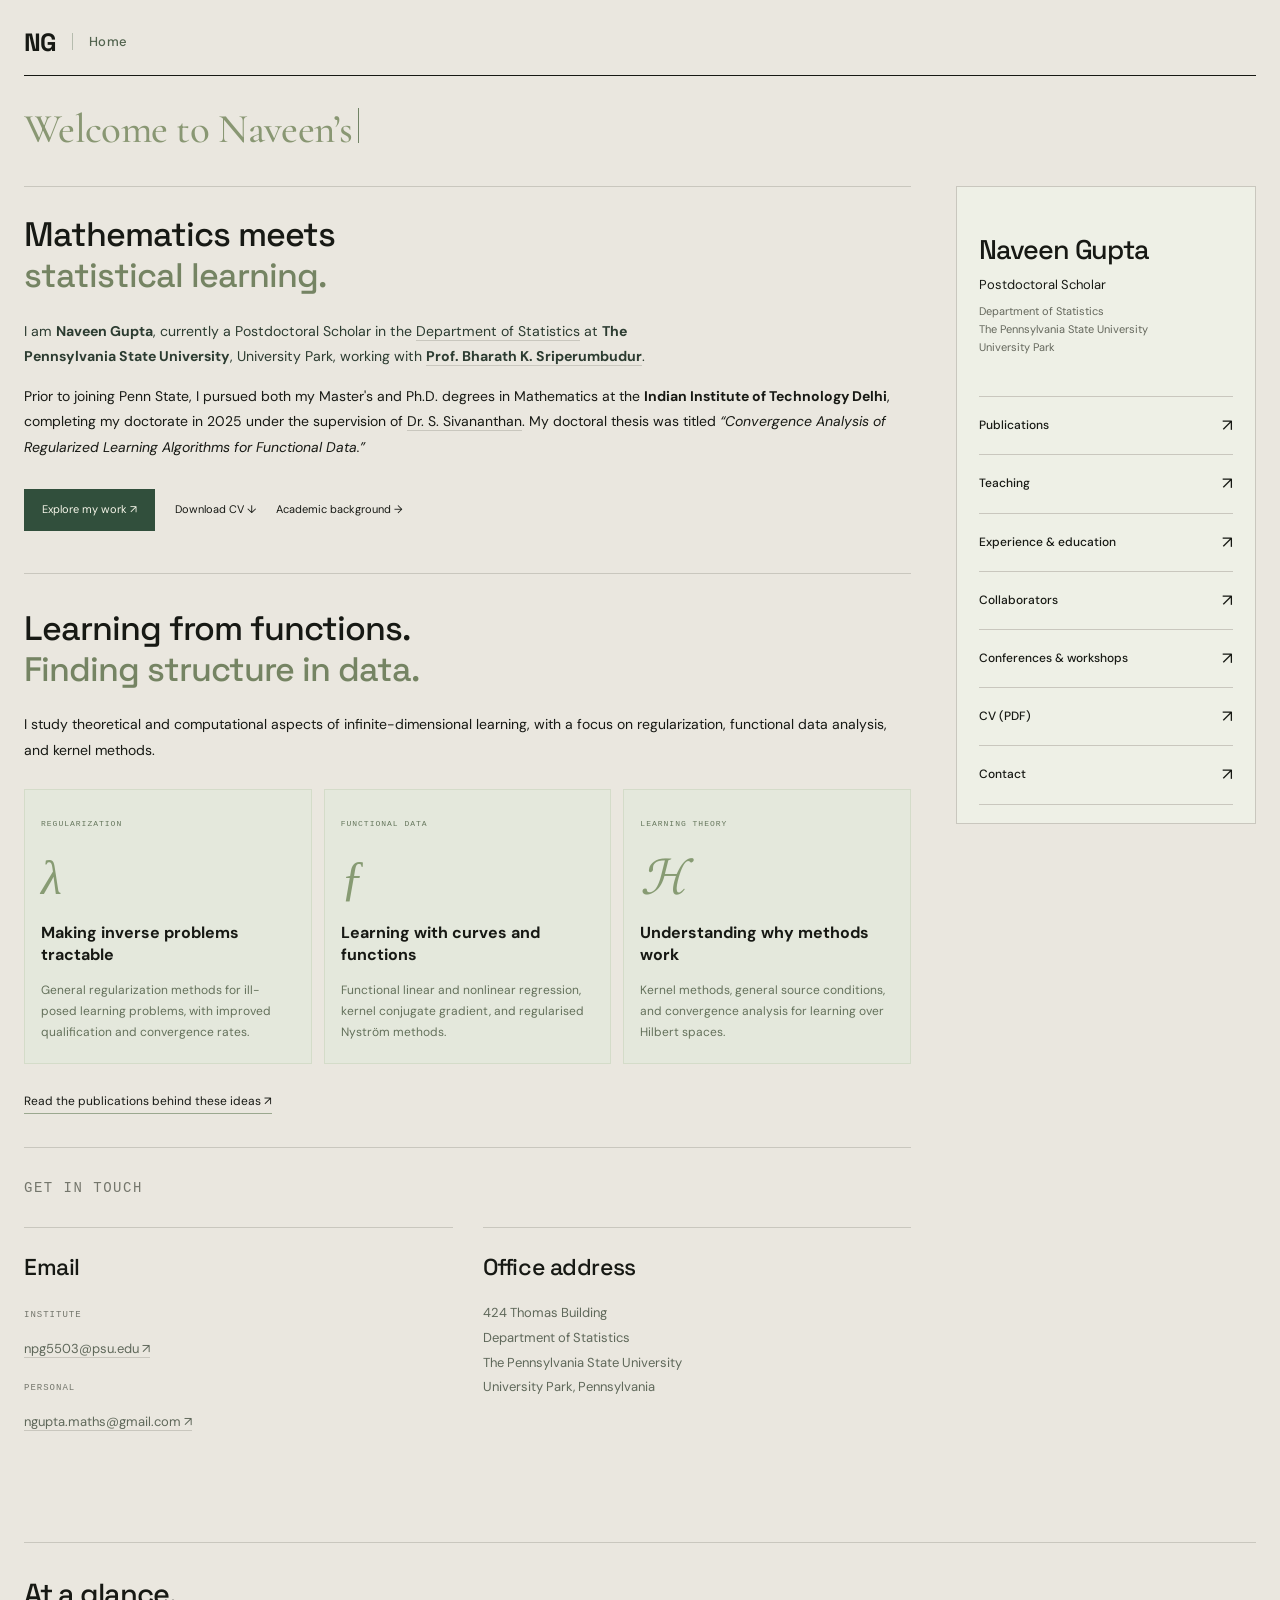
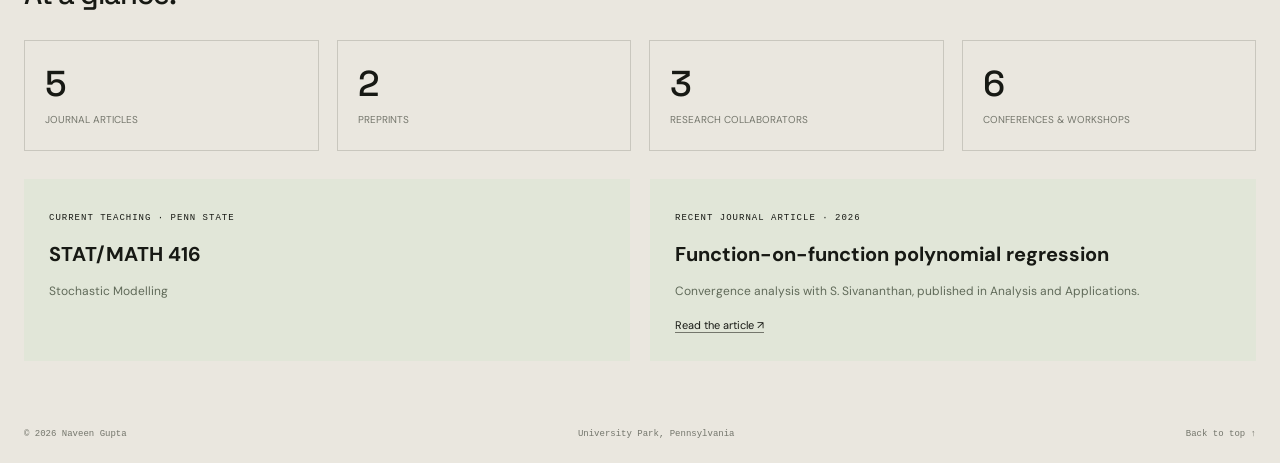
<file: index.html>
<!doctype html>
<html lang="en"><head><meta charset="utf-8"><meta name="viewport" content="width=device-width,initial-scale=1"><meta name="description" content="Naveen Gupta is a Postdoctoral Scholar in Statistics at Penn State, working with Prof. Bharath K. Sriperumbudur. Mathematics Ph.D., IIT Delhi (IITD), 2025. Research in learning theory and functional data analysis."><title>Naveen Gupta | Mathematics &amp; Statistics | Penn State</title><link rel="stylesheet" href="style.css?v=16"><style>.home-section>.bio-lead{max-width:none;font-size:16px;line-height:1.8;text-wrap:balance}@media(min-width:1000px){.home-section>.bio-lead{font-size:clamp(14px,1.1vw,17px)}}@media(max-width:650px){.home-section>.bio-lead{text-wrap:wrap;font-size:16px}.bio-lead a[href="https://bharathsv.github.io/"]{white-space:normal!important}}</style><link rel="canonical" href="https://naveenguptamaths.github.io/naveen_gupta.maths/"><meta name="author" content="Naveen Gupta"><link rel="sitemap" type="application/xml" href="https://naveenguptamaths.github.io/naveen_gupta.maths/sitemap.xml"><meta property="og:type" content="profile"><meta property="og:title" content="Naveen Gupta | Mathematics &amp; Statistics | Penn State"><meta property="og:description" content="Naveen Gupta is a Postdoctoral Scholar in Statistics at Penn State, working with Prof. Bharath K. Sriperumbudur. Mathematics Ph.D., IIT Delhi (IITD), 2025. Research in learning theory and functional data analysis."><meta property="og:url" content="https://naveenguptamaths.github.io/naveen_gupta.maths/"><script type="application/ld+json">{"@context":"https://schema.org","@type":"ProfilePage","@id":"https://naveenguptamaths.github.io/naveen_gupta.maths/#profile-page","url":"https://naveenguptamaths.github.io/naveen_gupta.maths/","name":"Naveen Gupta — Mathematics and Statistics","mainEntity":{"@type":"Person","@id":"https://naveenguptamaths.github.io/naveen_gupta.maths/#naveen-gupta","name":"Naveen Gupta","url":"https://naveenguptamaths.github.io/naveen_gupta.maths/","jobTitle":"Postdoctoral Scholar","worksFor":{"@type":"CollegeOrUniversity","name":"The Pennsylvania State University","url":"https://www.psu.edu/"},"alumniOf":{"@type":"CollegeOrUniversity","name":"Indian Institute of Technology Delhi","alternateName":["IIT Delhi","IITD"],"url":"https://home.iitd.ac.in/"},"knowsAbout":["Mathematics","Statistics","Learning theory","Functional data analysis","Regularization"],"sameAs":["https://scholar.google.com/citations?user=umA7HJsAAAAJ","https://orcid.org/0009-0002-0940-5568","https://www.linkedin.com/in/dr-naveen-gupta-591a24230/"]}}</script></head><body><a class="skip" href="#profile">Skip to profile</a><header><a class="brand" href="index.html" aria-label="NG — Home">NG<span class="brand-home">Home</span></a><nav class="header-links" aria-label="Main navigation"><a href="publications.html">Publications</a><a href="teaching.html">Teaching</a><a href="experience.html">Experience</a><a href="collaborators.html">Collaborators</a><a href="conferences.html">Conferences</a><a href="Curriculum_Vitae.pdf" target="_blank" rel="noopener">CV ↗</a><a href="contact.html">Contact</a></nav></header><main><div class="greeting typewriter-greeting"><h1><span class="screen-reader-only">Welcome to Naveen’s Home page</span><span id="typed-greeting" aria-hidden="true">Welcome to Naveen’s Home page</span><span class="typing-cursor" aria-hidden="true"></span></h1></div><div class="workspace academic-home"><div class="home-content"><section id="about" class="home-section"><h2>Mathematics meets<br><em>statistical learning.</em></h2><p class="bio-lead">I am <strong>Naveen Gupta</strong>, currently a Postdoctoral Scholar in the <a href="https://science.psu.edu/stat" target="_blank" rel="noopener">Department of Statistics</a> at <strong>The Pennsylvania State University</strong>, University Park, working with <a href="https://bharathsv.github.io/" target="_blank" rel="noopener" style="white-space:nowrap"><strong>Prof. Bharath K. Sriperumbudur</strong></a>.</p><p>Prior to joining Penn State, I pursued both my Master's and Ph.D. degrees in Mathematics at the <strong>Indian Institute of Technology Delhi</strong>, completing my doctorate in 2025 under the supervision of <a href="https://web.iitd.ac.in/~siva/" target="_blank" rel="noopener">Dr. S. Sivananthan</a>. My doctoral thesis was titled <em>“Convergence Analysis of Regularized Learning Algorithms for Functional Data.”</em></p><div class="intro-actions"><a class="primary-link" href="publications.html">Explore my work ↗</a><a href="Curriculum_Vitae.pdf" download>Download CV ↓</a><a href="experience.html">Academic background →</a></div></section><section id="research" class="home-section"><h2>Learning from functions.<br><em>Finding structure in data.</em></h2><p>I study theoretical and computational aspects of infinite-dimensional learning, with a focus on regularization, functional data analysis, and kernel methods.</p><div class="research-cards"><article><span class="research-number">REGULARIZATION</span><div class="math-mark" aria-hidden="true">λ</div><h3>Making inverse problems tractable</h3><p>General regularization methods for ill-posed learning problems, with improved qualification and convergence rates.</p></article><article><span class="research-number">FUNCTIONAL DATA</span><div class="math-mark" aria-hidden="true">ƒ</div><h3>Learning with curves and functions</h3><p>Functional linear and nonlinear regression, kernel conjugate gradient, and regularised Nyström methods.</p></article><article><span class="research-number">LEARNING THEORY</span><div class="math-mark" aria-hidden="true">ℋ</div><h3>Understanding why methods work</h3><p>Kernel methods, general source conditions, and convergence analysis for learning over Hilbert spaces.</p></article></div><a class="research-more" href="publications.html">Read the publications behind these ideas ↗</a></section><section id="home-contact" class="home-section"><p class="page-kicker">GET IN TOUCH</p><div class="contact-grid"><section><h2>Email</h2><small>INSTITUTE</small><p><a href="mailto:npg5503@psu.edu">npg5503@psu.edu ↗</a></p><small>PERSONAL</small><p><a href="mailto:ngupta.maths@gmail.com">ngupta.maths@gmail.com ↗</a></p></section><section><h2>Office address</h2><p>424 Thomas Building<br>Department of Statistics<br>The Pennsylvania State University<br>University Park, Pennsylvania</p></section></div></section></div><aside id="profile"><div class="identity"><h2>Naveen Gupta</h2><p class="position">Postdoctoral Scholar</p><p>Department of Statistics<br>The Pennsylvania State University<br>University Park</p></div><nav class="section-links" aria-label="Academic sections"><a href="publications.html">Publications <span>↗</span></a><a href="teaching.html">Teaching <span>↗</span></a><a href="experience.html">Experience & education <span>↗</span></a><a href="collaborators.html">Collaborators <span>↗</span></a><a href="conferences.html">Conferences &amp; workshops <span>↗</span></a><a href="Curriculum_Vitae.pdf" target="_blank" rel="noopener">CV (PDF) <span>↗</span></a><a href="contact.html">Contact <span>↗</span></a></nav></aside></div><section class="overview"><div class="overview-title"><h2>At a glance.</h2></div><div class="academic-stats"><a href="publications.html"><strong>5</strong><span>JOURNAL ARTICLES</span></a><a href="publications.html?type=preprint"><strong>2</strong><span>PREPRINTS</span></a><a href="collaborators.html"><strong>3</strong><span>RESEARCH COLLABORATORS</span></a><a href="conferences.html"><strong>6</strong><span>CONFERENCES & WORKSHOPS</span></a></div><div class="home-highlights"><article class="highlight"><small>CURRENT TEACHING · PENN STATE</small><h3>STAT/MATH 416</h3><p>Stochastic Modelling</p></article><article class="highlight"><small>RECENT JOURNAL ARTICLE · 2026</small><h3>Function-on-function polynomial regression</h3><p>Convergence analysis with S. Sivananthan, published in Analysis and Applications.</p><a href="https://doi.org/10.1142/S0219530526500727" target="_blank" rel="noopener">Read the article ↗</a></article></div></section></main><footer><span>© <span id="year">2026</span> Naveen Gupta</span><span>University Park, Pennsylvania</span><a href="#">Back to top ↑</a></footer><script>
(()=>{const target=document.querySelector('#typed-greeting');if(!target)return;const message="Welcome to Naveen’s Home page";const preference=matchMedia('(prefers-reduced-motion: reduce)');let timer,index=0;function type(){if(preference.matches){target.textContent=message;return}target.textContent=message.slice(0,index);if(index<message.length){index++;timer=setTimeout(type,85)}else{timer=setTimeout(()=>{index=0;type()},2400)}}function restart(){clearTimeout(timer);index=0;type()}preference.addEventListener('change',restart);restart()})();
</script></body></html>
</file>
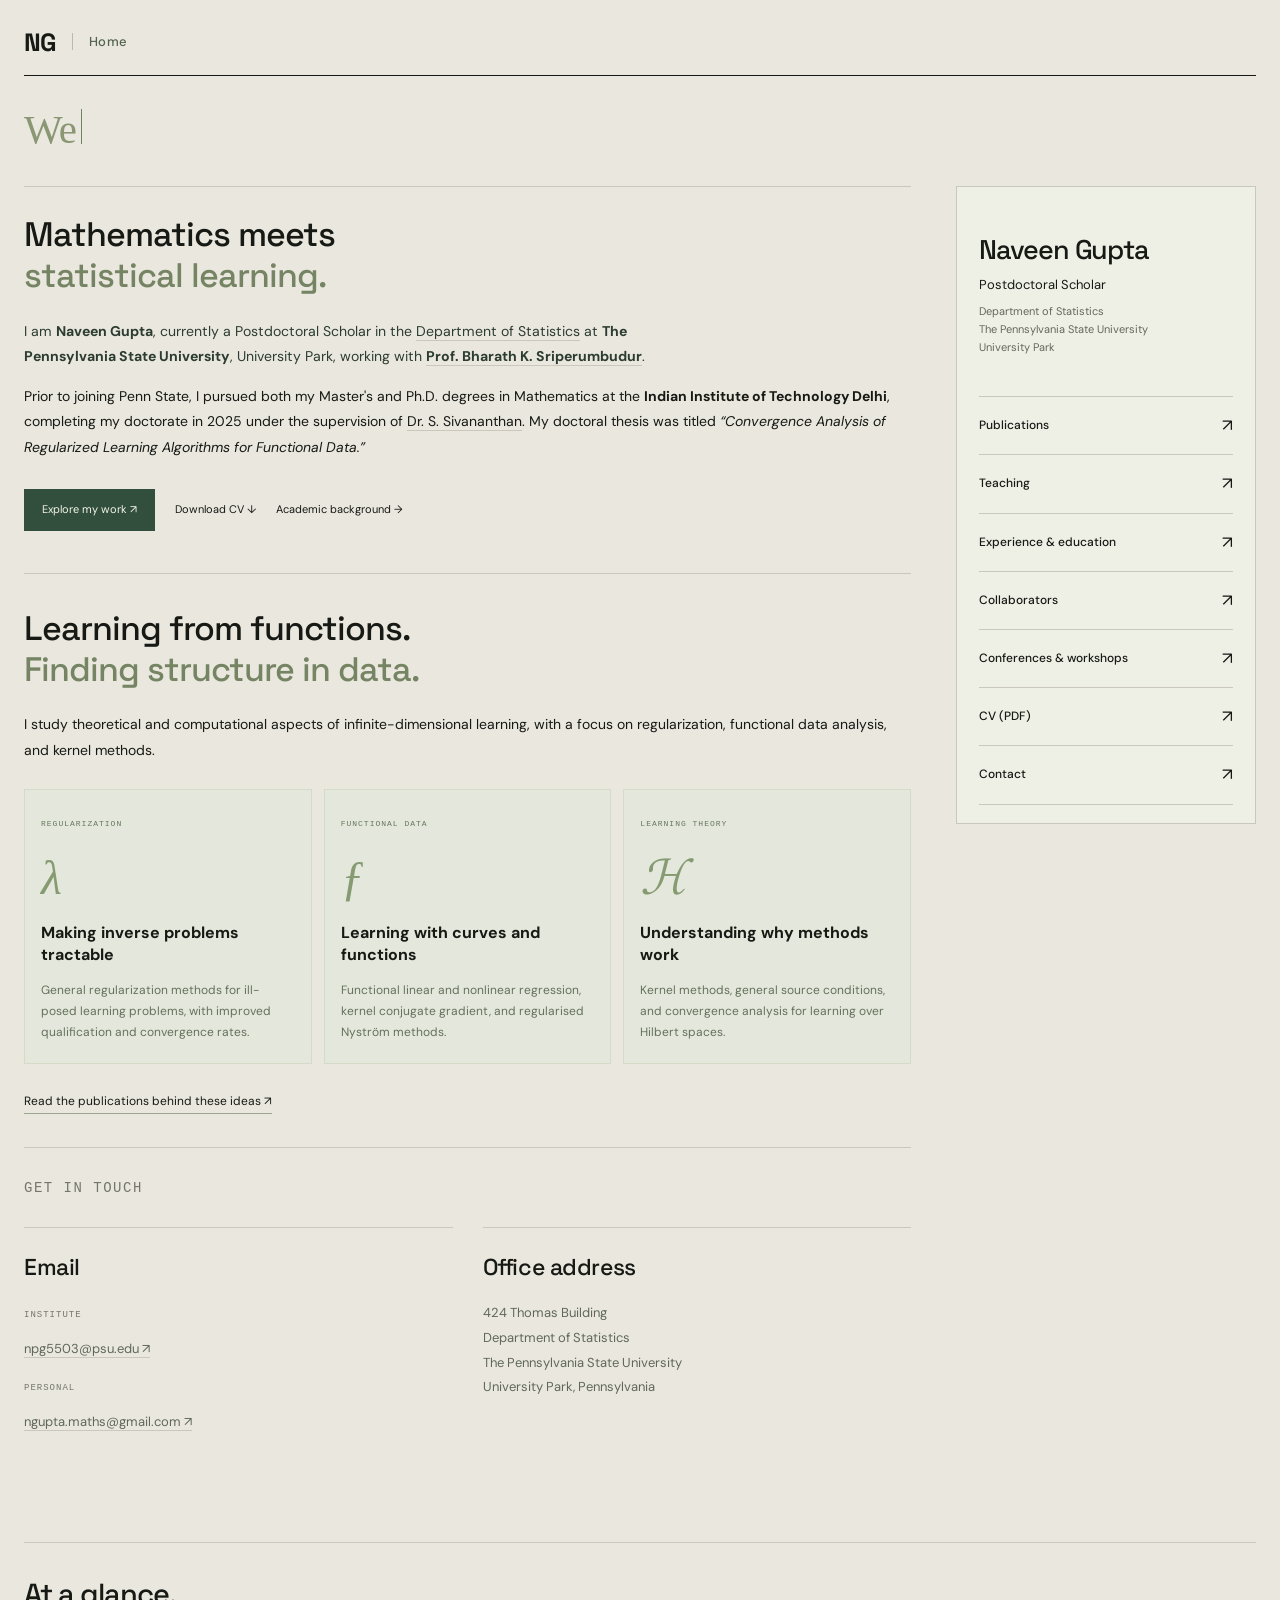
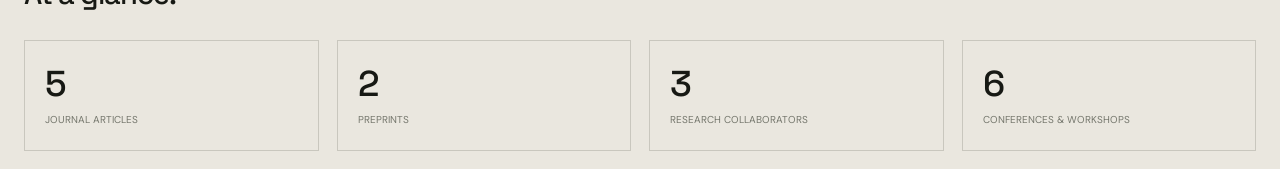
<file: about.html>
<!doctype html><html lang="en"><head><meta charset="utf-8"><meta name="viewport" content="width=device-width,initial-scale=1"><meta http-equiv="refresh" content="0;url=index.html#about"><title>Naveen Gupta</title><link rel="canonical" href="https://naveenguptamaths.github.io/naveen_gupta.maths/#about"></head><body><p>This information is now on the <a href="index.html#about">homepage</a>.</p></body></html>
</file>
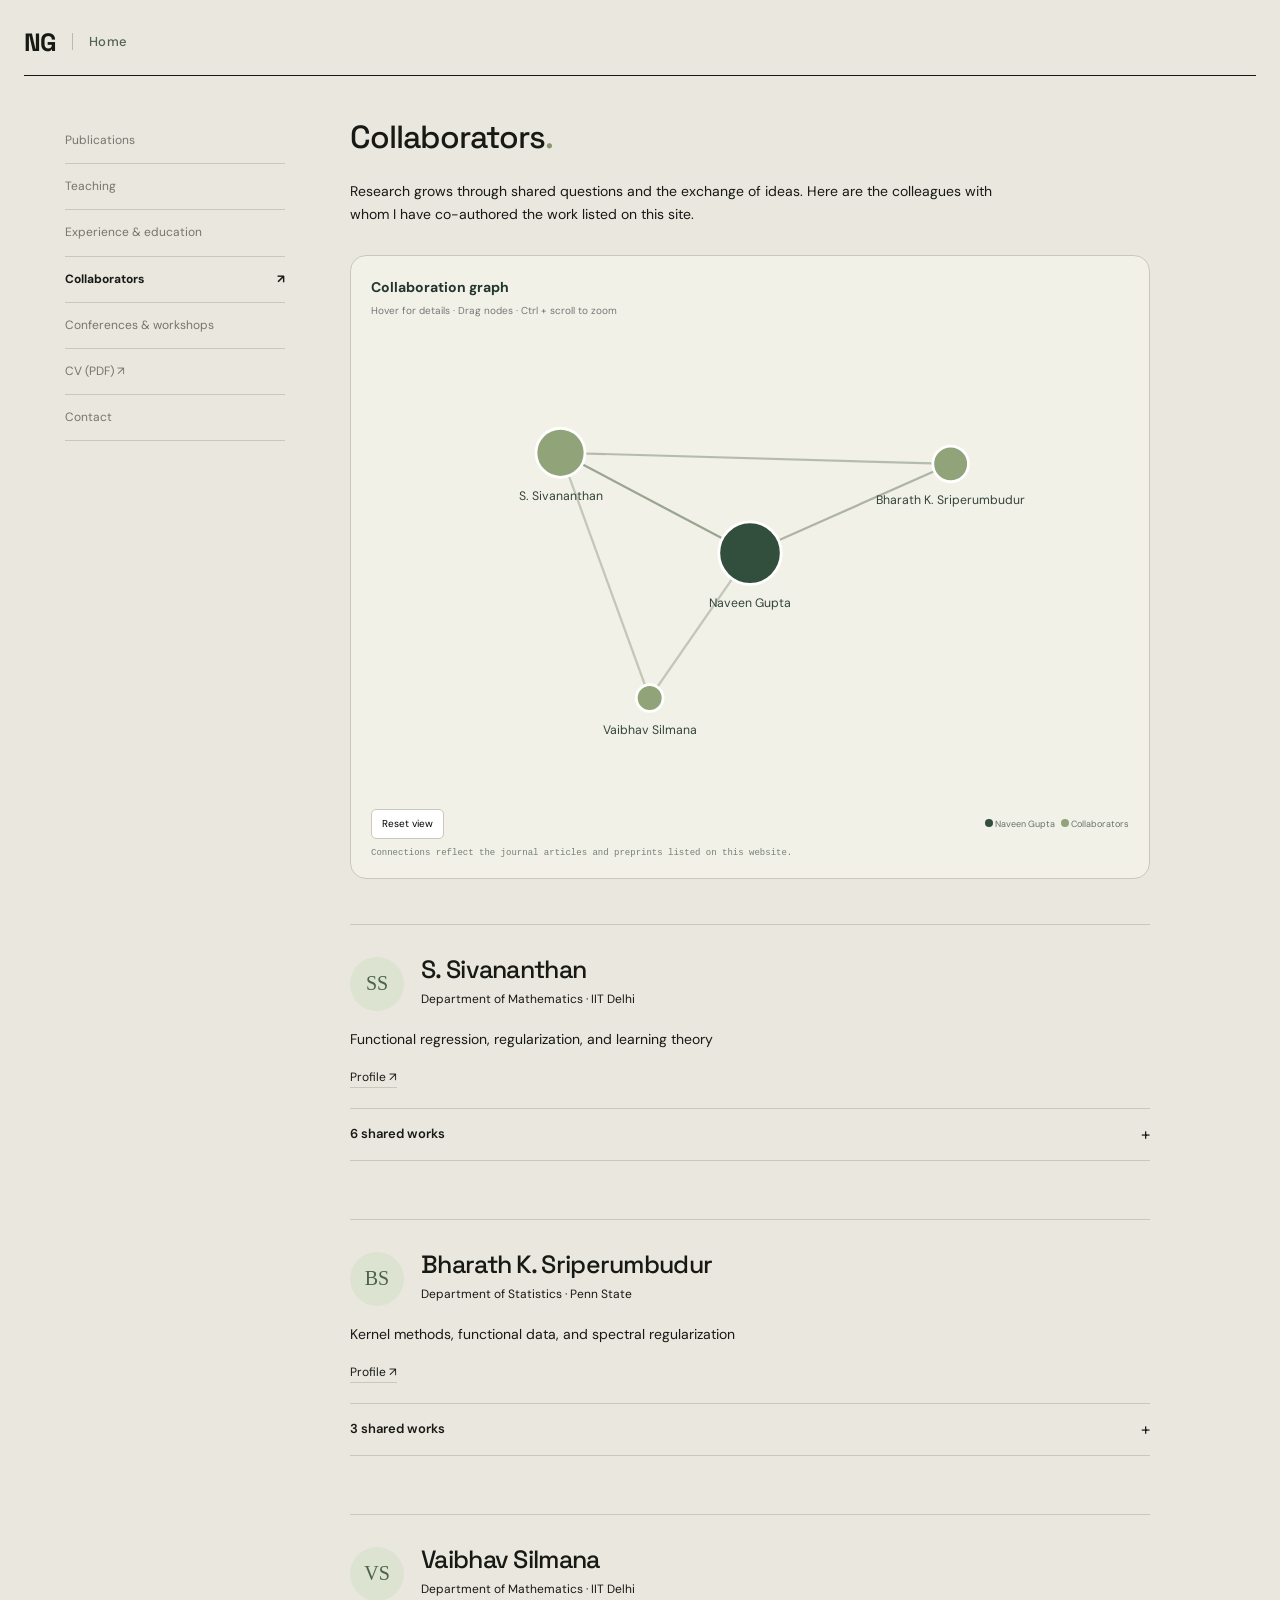
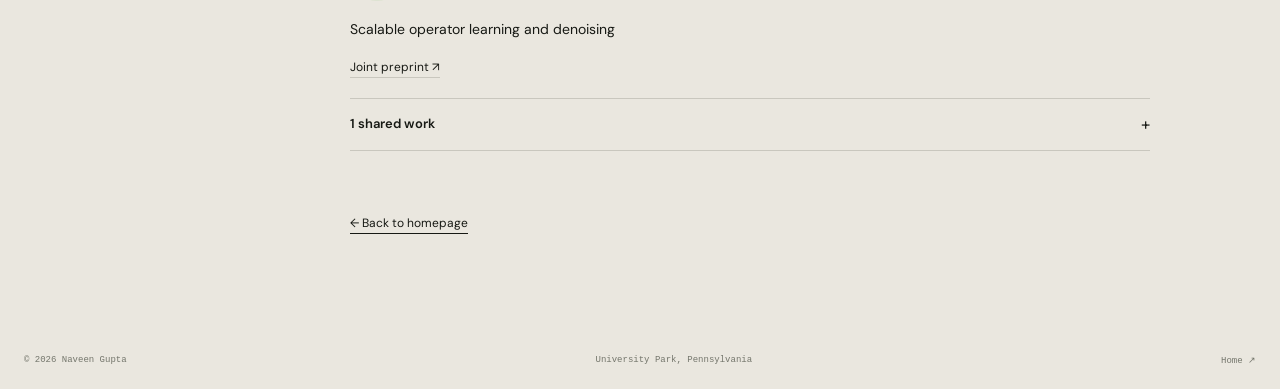
<file: collaborators.html>
<!doctype html><html lang="en"><head><meta charset="utf-8"><meta name="viewport" content="width=device-width,initial-scale=1"><meta name="description" content="Collaborators — Naveen Gupta, Postdoctoral Scholar, Department of Statistics, The Pennsylvania State University."><title>Collaborators | Naveen Gupta</title><link rel="stylesheet" href="style.css?v=16"><style>.collab-graph{background:#18332d;color:#edf0df;padding:22px;margin:30px 0 45px}.collab-graph svg{display:block;width:100%;height:auto}.collab-graph line{stroke:#acbd9480;stroke-width:2}.collab-graph circle{stroke:#d3dfb5;stroke-width:1.5;fill:#48634a}.collab-graph .main-node{fill:#bacb99}.collab-graph text{fill:#edf0df;font:12px Arial,sans-serif;text-anchor:middle}.collab-graph .main-text{fill:#18332d;font-weight:600}.collab-graph a:hover circle,.collab-graph a:focus circle{fill:#789565;stroke-width:3}.graph-caption{font:10px monospace!important;color:#bacab1;line-height:1.7}.collaborator{scroll-margin-top:35px}.person-head{display:flex;align-items:center;gap:17px}.initials{display:grid;place-items:center;flex-shrink:0;width:54px;height:54px;background:#dde3d1;border-radius:50%;font:20px Georgia,serif;color:#4c6447}.person-head h2{margin:0!important;font-size:25px!important}.person-head p{font-size:12px;margin:5px 0}.shared-work{margin-top:20px}.shared-work summary{font-size:13px;padding:12px 0}.shared-work article{padding:15px 0!important;margin:0!important;border-top:1px solid var(--rule)}.shared-work h3{font-size:16px;margin:5px 0}.shared-work a{font-size:12px}.profile-link{display:inline-block;font-size:12px;border-bottom:1px solid var(--rule)}@media(max-width:650px){.collab-graph{padding:12px}.person-head h2{font-size:21px!important}.initials{width:42px;height:42px}}.collab-graph a circle{transform-box:fill-box;transform-origin:center;transition:transform .2s ease,fill .2s ease,stroke-width .2s ease}.collab-graph a:hover circle,.collab-graph a:focus circle{transform:scale(1.4);fill:#789565;stroke-width:3}.collab-graph a:hover text,.collab-graph a:focus text{fill:#fff;font-weight:700}.collab-graph a:focus-visible{outline:none}.collab-graph a:focus-visible circle{stroke:#fff;stroke-width:3}@media(prefers-reduced-motion:reduce){.collab-graph a circle{transition:none}}.collab-graph a text{transform-box:fill-box;transform-origin:center;transition:transform .2s ease}.collab-graph a:hover text,.collab-graph a:focus text{transform:scale(1.1)}@media(prefers-reduced-motion:reduce){.collab-graph a text{transition:none}}.collab-graph{background:#f1f1e8;color:#22352e;border:1px solid var(--rule);border-radius:16px;position:relative;padding:20px}.network-heading{display:flex;flex-direction:column;gap:4px}.network-heading strong{font-size:14px}.network-heading span{font-size:10px;color:#777}.collab-graph #network{width:100%;height:auto;touch-action:none}.collab-graph #network circle{stroke:#fff;stroke-width:2.5;fill:#91a378;transform:none;transition:r .2s,filter .2s}.collab-graph #network .main-node{fill:#314f3c}.collab-graph #network text{font:11px 'DM Sans',Arial,sans-serif;fill:#334438;text-anchor:middle;pointer-events:none;transform:none}.collab-graph #network .network-node{cursor:grab;transition:opacity .2s}.collab-graph #network .network-node:active{cursor:grabbing}.collab-graph #network .network-node:focus{outline:none}.collab-graph #network .network-node:focus circle{stroke:#203d33;stroke-width:3}.collab-graph #network line{stroke:#85917b;transition:opacity .2s}.network-footer{display:flex;justify-content:space-between;gap:10px;align-items:center;font-size:9px;color:#647467}.network-footer button{border:1px solid var(--rule);background:#fff;padding:6px 10px;border-radius:5px;cursor:pointer;font-size:10px}.network-footer i{display:inline-block;width:8px;height:8px;border-radius:50%}.key-main{background:#314f3c}.key-coauthor{background:#91a378}.collab-graph .graph-caption{color:#748074;font-size:9px!important;margin-bottom:0}#network-tooltip{position:fixed;z-index:1000;pointer-events:none;background:#f7f7f0f5;border:1px solid #dce2d9;border-radius:9px;box-shadow:0 8px 25px #10251d20;padding:12px 15px;max-width:260px;color:#28372e;font:12px/1.6 'DM Sans',Arial,sans-serif}#network-tooltip strong{display:block;font-size:13px}#network-tooltip small{color:#748074}#network-tooltip .count{display:inline-block;background:#e1e7d5;color:#3d583e;padding:1px 7px;border-radius:50%;font-weight:700;margin-right:5px}</style><link rel="canonical" href="https://naveenguptamaths.github.io/naveen_gupta.maths/collaborators.html"><meta name="author" content="Naveen Gupta"><link rel="sitemap" type="application/xml" href="https://naveenguptamaths.github.io/naveen_gupta.maths/sitemap.xml"></head><body class="inner-page"><a class="skip" href="#content">Skip to content</a><header><a class="brand" href="index.html" aria-label="NG — Home">NG<span class="brand-home">Home</span></a><nav class="header-links" aria-label="Main navigation"><a href="publications.html">Publications</a><a href="teaching.html">Teaching</a><a href="experience.html">Experience</a><a href="collaborators.html" aria-current="page">Collaborators</a><a href="conferences.html">Conferences</a><a href="Curriculum_Vitae.pdf" target="_blank" rel="noopener">CV ↗</a><a href="contact.html">Contact</a></nav></header><main class="page-layout"><nav class="page-nav" aria-label="Academic sections"><a href="publications.html">Publications</a><a href="teaching.html">Teaching</a><a href="experience.html">Experience & education</a><a href="collaborators.html" aria-current="page">Collaborators</a><a href="conferences.html">Conferences &amp; workshops</a><a href="Curriculum_Vitae.pdf" target="_blank" rel="noopener">CV (PDF) ↗</a><a href="contact.html">Contact</a></nav><article id="content" class="page-content"><h1>Collaborators<span>.</span></h1><p>Research grows through shared questions and the exchange of ideas. Here are the colleagues with whom I have co-authored the work listed on this site.</p><div class="collab-graph"><div class="network-heading"><strong>Collaboration graph</strong><span>Hover for details · Drag nodes · Ctrl + scroll to zoom</span></div><svg id="network" viewBox="0 0 680 440" role="group" aria-label="Interactive co-author network"></svg><div class="network-footer"><button type="button" id="reset-network">Reset view</button><span><i class="key-main"></i> Naveen Gupta &nbsp; <i class="key-coauthor"></i> Collaborators</span></div><p class="graph-caption">Connections reflect the journal articles and preprints listed on this website.</p></div><div id="network-tooltip" role="tooltip" hidden></div><section id="sivananthan" class="collaborator"><div class="person-head"><span class="initials" aria-hidden="true">SS</span><div><h2>S. Sivananthan</h2><p>Department of Mathematics · IIT Delhi</p></div></div><p>Functional regression, regularization, and learning theory</p><a class="profile-link" href="https://web.iitd.ac.in/~siva/" target="_blank" rel="noopener">Profile ↗</a><details class="shared-work"><summary>6 shared works <span></span></summary><article><small>2026 · Analysis and Applications, pp. 1–26</small><h3>Convergence analysis of function-on-function polynomial regression model</h3><a href="https://doi.org/10.1142/S0219530526500727" target="_blank" rel="noopener">Read paper · DOI: 10.1142/S0219530526500727 ↗</a></article><article><small>2025 · Inverse Problems</small><h3>Revisiting general source condition in learning over a Hilbert space</h3><a href="https://doi.org/10.1088/1361-6420/adec15" target="_blank" rel="noopener">Read paper · DOI: 10.1088/1361-6420/adec15 ↗</a></article><article><small>2025 · Inverse Problems, 41(4)</small><h3>Convergence Analysis of regularised Nyström method for Functional Linear Regression</h3><a href="https://doi.org/10.1088/1361-6420/adbfb6" target="_blank" rel="noopener">Read paper · DOI: 10.1088/1361-6420/adbfb6 ↗</a></article><article><small>2025 · Applied and Computational Harmonic Analysis, 76, 101745</small><h3>Optimal Rates for Functional Linear Regression with General Regularization</h3><a href="https://doi.org/10.1016/j.acha.2024.101745" target="_blank" rel="noopener">Read paper · DOI: 10.1016/j.acha.2024.101745 ↗</a></article><article><small>2023 · Journal of Applied and Numerical Analysis</small><h3>Convergence Analysis of Kernel Conjugate Gradient for Functional Linear Regression</h3><a href="https://doi.org/10.30970/ana.2023.1.33" target="_blank" rel="noopener">Read paper · DOI: 10.30970/ana.2023.1.33 ↗</a></article><article><small>2026 · arXiv:2606.26652 · PREPRINT</small><h3>Scalable Operator Learning via Nyström Approximation With Denoising Applications</h3><a href="https://arxiv.org/abs/2606.26652" target="_blank" rel="noopener">arXiv ↗</a> · <a href="https://arxiv.org/pdf/2606.26652" target="_blank" rel="noopener">PDF ↗</a></article></details></section><section id="sriperumbudur" class="collaborator"><div class="person-head"><span class="initials" aria-hidden="true">BS</span><div><h2>Bharath K. Sriperumbudur</h2><p>Department of Statistics · Penn State</p></div></div><p>Kernel methods, functional data, and spectral regularization</p><a class="profile-link" href="https://science.psu.edu/stat/people/bks18" target="_blank" rel="noopener">Profile ↗</a><details class="shared-work"><summary>3 shared works <span></span></summary><article><small>2025 · Applied and Computational Harmonic Analysis, 76, 101745</small><h3>Optimal Rates for Functional Linear Regression with General Regularization</h3><a href="https://doi.org/10.1016/j.acha.2024.101745" target="_blank" rel="noopener">Read paper · DOI: 10.1016/j.acha.2024.101745 ↗</a></article><article><small>2023 · Journal of Applied and Numerical Analysis</small><h3>Convergence Analysis of Kernel Conjugate Gradient for Functional Linear Regression</h3><a href="https://doi.org/10.30970/ana.2023.1.33" target="_blank" rel="noopener">Read paper · DOI: 10.30970/ana.2023.1.33 ↗</a></article><article><small>2026 · arXiv:2603.18311 · PREPRINT</small><h3>Minimax Optimal Estimation of Mean and Covariance Functions with Spectral Regularization</h3><a href="https://arxiv.org/abs/2603.18311" target="_blank" rel="noopener">arXiv ↗</a> · <a href="https://arxiv.org/pdf/2603.18311" target="_blank" rel="noopener">PDF ↗</a></article></details></section><section id="silmana" class="collaborator"><div class="person-head"><span class="initials" aria-hidden="true">VS</span><div><h2>Vaibhav Silmana</h2><p>Department of Mathematics · IIT Delhi</p></div></div><p>Scalable operator learning and denoising</p><a class="profile-link" href="https://arxiv.org/abs/2606.26652" target="_blank" rel="noopener">Joint preprint ↗</a><details class="shared-work"><summary>1 shared work <span></span></summary><article><small>2026 · arXiv:2606.26652 · PREPRINT</small><h3>Scalable Operator Learning via Nyström Approximation With Denoising Applications</h3><a href="https://arxiv.org/abs/2606.26652" target="_blank" rel="noopener">arXiv ↗</a> · <a href="https://arxiv.org/pdf/2606.26652" target="_blank" rel="noopener">PDF ↗</a></article></details></section><a class="return-link" href="index.html">← Back to homepage</a></article></main><footer><span>© 2026 Naveen Gupta</span><span>University Park, Pennsylvania</span><a href="index.html">Home ↗</a></footer><script>
(()=>{const svg=document.querySelector('#network'),NS='http://www.w3.org/2000/svg',tip=document.querySelector('#network-tooltip');
const nodes=[{id:'naveen',name:'Naveen Gupta',count:7,x:340,y:210,r:28,main:true},{id:'sivananthan',name:'S. Sivananthan',count:6,x:170,y:120,r:22},{id:'sriperumbudur',name:'Bharath K. Sriperumbudur',count:3,x:520,y:130,r:16},{id:'silmana',name:'Vaibhav Silmana',count:1,x:250,y:340,r:12}];
const links=[['naveen','sivananthan',6],['naveen','sriperumbudur',3],['naveen','silmana',1],['sivananthan','sriperumbudur',2],['sivananthan','silmana',1]].map(([a,b,count])=>({a:nodes.find(n=>n.id===a),b:nodes.find(n=>n.id===b),count}));
function el(tag,attrs,parent){const e=document.createElementNS(NS,tag);for(const [k,v]of Object.entries(attrs))e.setAttribute(k,v);parent.append(e);return e}
const layer=el('g',{},svg);let zoom=1;
links.forEach(l=>l.el=el('line',{'stroke-width':1.5,'stroke-opacity':.2+Math.sqrt(l.count/6)*.6},layer));
nodes.forEach(n=>{n.el=el('g',{class:'network-node',tabindex:0,role:'button','aria-label':n.name+', '+n.count+(n.main?' listed works':' shared works')},layer);n.circle=el('circle',{r:n.r,class:n.main?'main-node':''},n.el);const label=el('text',{y:n.r+20},n.el);label.textContent=n.name;
n.el.addEventListener('pointerenter',e=>{if(!drag)select(n,e)});n.el.addEventListener('pointermove',e=>{if(!drag)position(e.clientX,e.clientY)});n.el.addEventListener('pointerleave',()=>{if(!drag)clear()});
n.el.addEventListener('focus',()=>select(n));n.el.addEventListener('blur',clear);
n.el.addEventListener('keydown',e=>{if(e.key==='Enter'&&!n.main)location.hash=n.id;if(e.key==='Escape'){clear();n.el.blur()}});
n.el.addEventListener('pointerdown',e=>{if(e.button!==0)return;drag=n;n.el.setPointerCapture(e.pointerId);tip.hidden=true;select(n);});
n.el.addEventListener('pointermove',e=>{if(drag!==n)return;const p=svg.createSVGPoint();p.x=e.clientX;p.y=e.clientY;const q=p.matrixTransform(layer.getScreenCTM().inverse());n.x=Math.max(100,Math.min(580,q.x));n.y=Math.max(65,Math.min(365,q.y));render()});
n.el.addEventListener('pointerup',()=>{drag=null;clear()});n.el.addEventListener('pointercancel',()=>{drag=null;clear()});
});let drag=null;
function position(x,y){tip.style.left=Math.min(x+16,innerWidth-tip.offsetWidth-12)+'px';tip.style.top=Math.max(8,Math.min(y-12,innerHeight-tip.offsetHeight-10))+'px'}
function select(n,e){const connected=new Set([n.id]);links.forEach(l=>{if(l.a===n)connected.add(l.b.id);if(l.b===n)connected.add(l.a.id)});
nodes.forEach(m=>{m.el.style.opacity=connected.has(m.id)?1:.15;m.circle.setAttribute('r',m===n?m.r*1.18:m.r);m.circle.style.filter=m===n?'drop-shadow(0 3px 5px #18382a35)':''});
links.forEach(l=>l.el.style.opacity=l.a===n||l.b===n?1:.08);
tip.replaceChildren();const title=document.createElement('strong');title.textContent=n.name;const role=document.createElement('small');role.textContent=n.main?'Principal researcher':'Co-author';const row=document.createElement('div');const count=document.createElement('span');count.className='count';count.textContent=n.count;row.append(count,document.createTextNode(n.main?'Listed works':'Shared '+(n.count===1?'work':'works')));tip.append(title,role,row);tip.hidden=false;if(e)position(e.clientX,e.clientY);else{const b=n.el.getBoundingClientRect();position(b.right,b.top)}}
function clear(){nodes.forEach(n=>{n.el.style.opacity=1;n.circle.setAttribute('r',n.r);n.circle.style.filter=''});links.forEach(l=>l.el.style.opacity=1);tip.hidden=true}
function render(){nodes.forEach(n=>n.el.setAttribute('transform','translate('+n.x+','+n.y+')'));links.forEach(l=>{for(const [k,v]of Object.entries({x1:l.a.x,y1:l.a.y,x2:l.b.x,y2:l.b.y}))l.el.setAttribute(k,v)});layer.setAttribute('transform','translate('+(340-340*zoom)+','+(220-220*zoom)+') scale('+zoom+')')}
svg.addEventListener('wheel',e=>{if(!e.ctrlKey)return;e.preventDefault();zoom=Math.max(.5,Math.min(2.5,zoom*Math.exp(-e.deltaY*.002)));render();clear()},{passive:false});
document.querySelector('#reset-network').addEventListener('click',()=>{[[340,210],[170,120],[520,130],[250,340]].forEach((p,i)=>{nodes[i].x=p[0];nodes[i].y=p[1]});zoom=1;clear();render()});render()})();
</script></body></html>
</file>
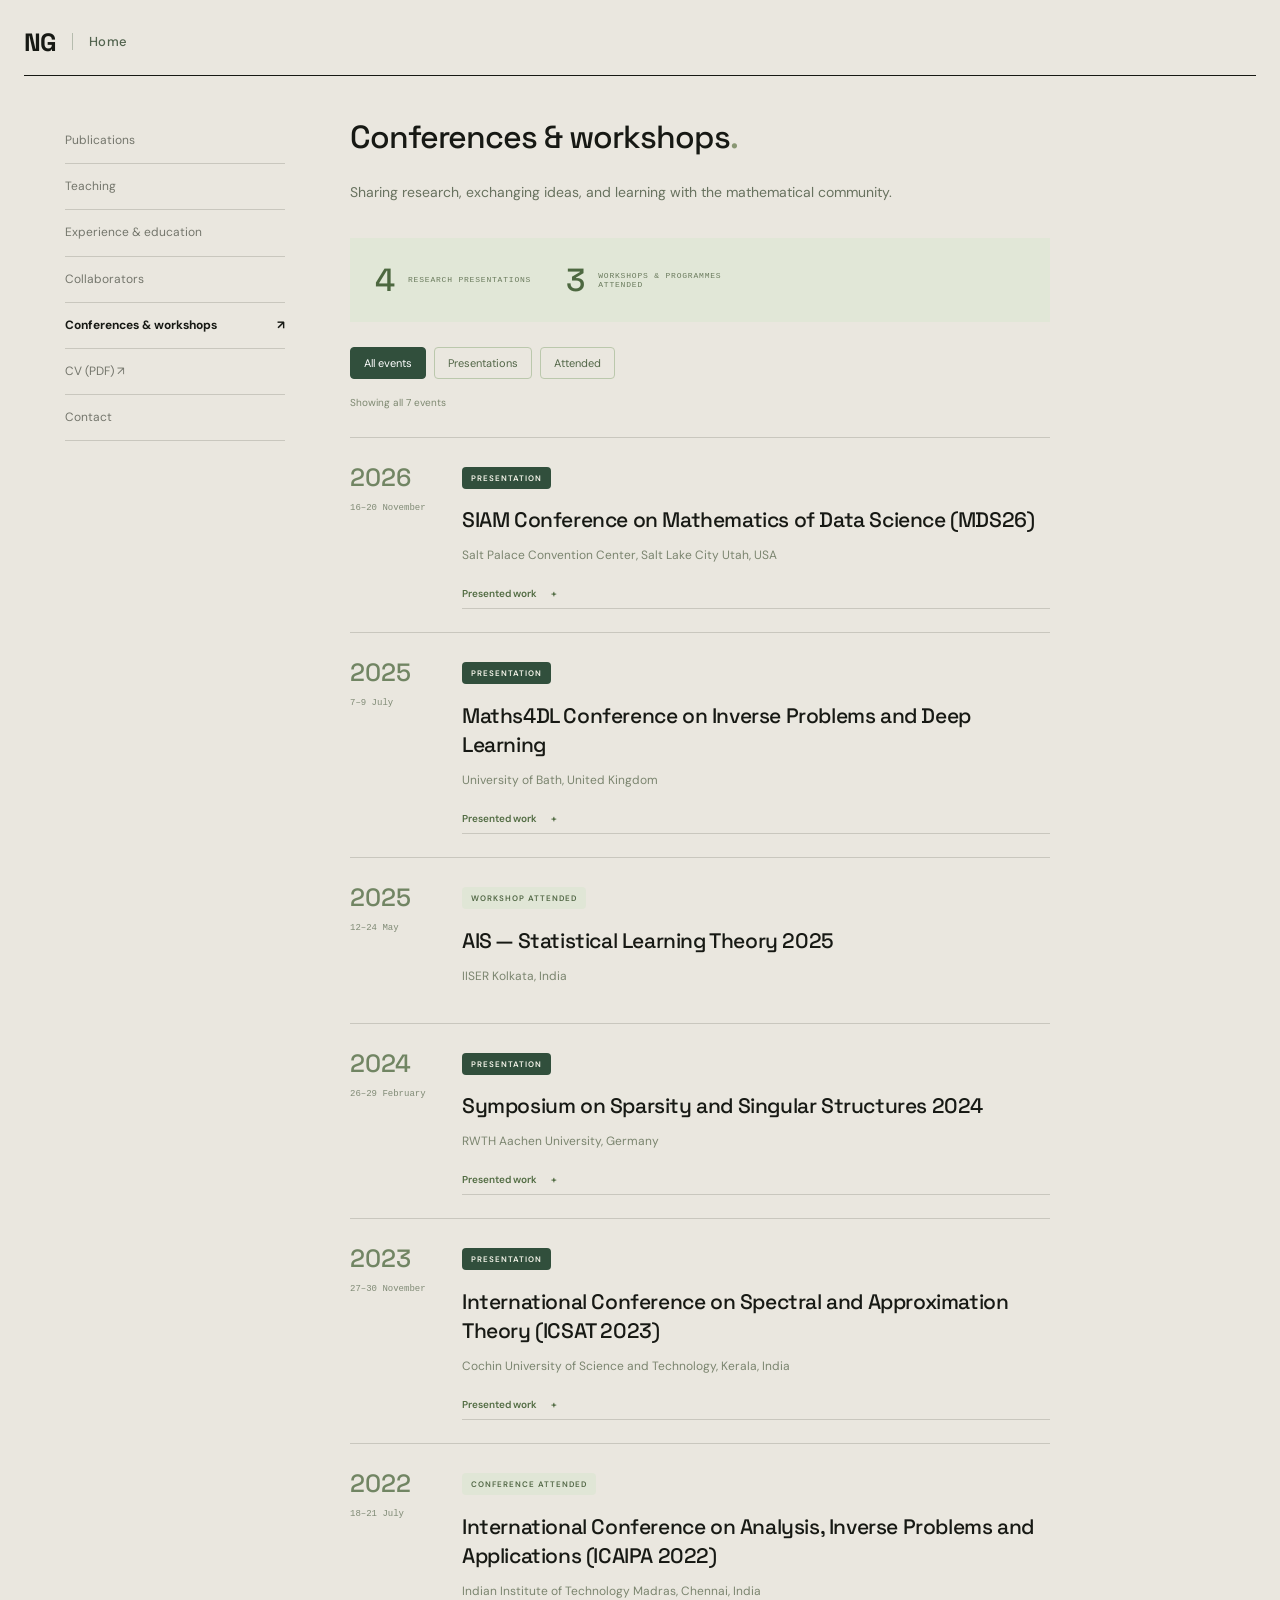
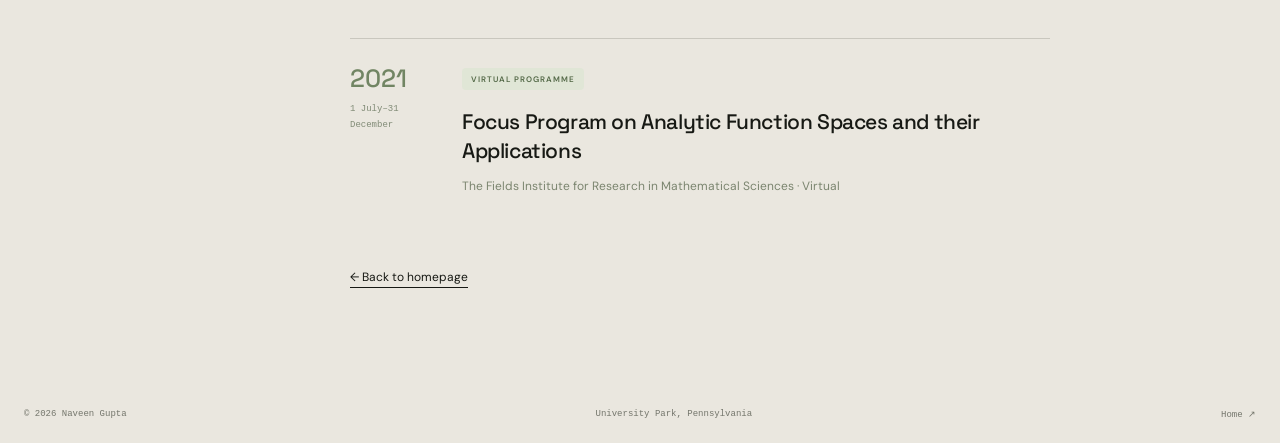
<file: conferences.html>
<!doctype html><html lang="en"><head><meta charset="utf-8"><meta name="viewport" content="width=device-width,initial-scale=1"><meta name="description" content="Conferences & workshops — Naveen Gupta, Postdoctoral Scholar, Department of Statistics, The Pennsylvania State University."><title>Conferences & workshops | Naveen Gupta</title><link rel="stylesheet" href="style.css?v=16"><style>.talk-details[open] summary>span:after{content:none}</style><link rel="canonical" href="https://naveenguptamaths.github.io/naveen_gupta.maths/conferences.html"><meta name="author" content="Naveen Gupta"><link rel="sitemap" type="application/xml" href="https://naveenguptamaths.github.io/naveen_gupta.maths/sitemap.xml"></head><body class="inner-page"><a class="skip" href="#content">Skip to content</a><header><a class="brand" href="index.html" aria-label="NG — Home">NG<span class="brand-home">Home</span></a><nav class="header-links" aria-label="Main navigation"><a href="publications.html">Publications</a><a href="teaching.html">Teaching</a><a href="experience.html">Experience</a><a href="collaborators.html">Collaborators</a><a href="conferences.html" aria-current="page">Conferences</a><a href="Curriculum_Vitae.pdf" target="_blank" rel="noopener">CV ↗</a><a href="contact.html">Contact</a></nav></header><main class="page-layout"><nav class="page-nav" aria-label="Academic sections"><a href="publications.html">Publications</a><a href="teaching.html">Teaching</a><a href="experience.html">Experience & education</a><a href="collaborators.html">Collaborators</a><a href="conferences.html" aria-current="page">Conferences &amp; workshops</a><a href="Curriculum_Vitae.pdf" target="_blank" rel="noopener">CV (PDF) ↗</a><a href="contact.html">Contact</a></nav><article id="content" class="page-content"><h1>Conferences &amp; workshops<span>.</span></h1><div class="page-intro designed-page"><p class="section-intro">Sharing research, exchanging ideas, and learning with the mathematical community.</p><div class="event-overview"><div><strong>4</strong><span>RESEARCH PRESENTATIONS</span></div><div><strong>3</strong><span>WORKSHOPS &amp; PROGRAMMES ATTENDED</span></div></div><div class="event-filters" role="group" aria-label="Filter academic events"><button type="button" data-event-filter="all" aria-pressed="true">All events</button><button type="button" data-event-filter="presentation" aria-pressed="false">Presentations</button><button type="button" data-event-filter="attended" aria-pressed="false">Attended</button></div><p class="event-status" role="status">Showing all 7 events</p><div class="events-list"><article class="event-card reveal" data-event-type="presentation"><div class="event-date"><strong>2026</strong><span>16–20 November</span></div><div class="event-detail"><span class="role-badge instructor-badge">PRESENTATION</span><h2>SIAM Conference on Mathematics of Data Science (MDS26)</h2><p class="event-venue">Salt Palace Convention Center, Salt Lake City Utah, USA</p><details class="talk-details"><summary>Presented work <span>+</span></summary><p>Linear and Polynomial Regression from Functional Data</p></details></div></article><article class="event-card reveal" data-event-type="attended"><div class="event-date"><strong>2025</strong><span>7–9 July</span></div><div class="event-detail"><span class="role-badge instructor-badge">PRESENTATION</span><h2>Maths4DL Conference on Inverse Problems and Deep Learning</h2><p class="event-venue">University of Bath, United Kingdom</p><details class="talk-details"><summary>Presented work <span>+</span></summary><p>Convergence Analysis of Kernel Conjugate Gradient for Functional Linear Regression</p></details></div></article><article class="event-card reveal" data-event-type="attended"><div class="event-date"><strong>2025</strong><span>12–24 May</span></div><div class="event-detail"><span class="role-badge">WORKSHOP ATTENDED</span><h2>AIS — Statistical Learning Theory 2025</h2><p class="event-venue">IISER Kolkata, India</p></div></article><article class="event-card reveal" data-event-type="presentation"><div class="event-date"><strong>2024</strong><span>26–29 February</span></div><div class="event-detail"><span class="role-badge instructor-badge">PRESENTATION</span><h2>Symposium on Sparsity and Singular Structures 2024</h2><p class="event-venue">RWTH Aachen University, Germany</p><details class="talk-details"><summary>Presented work <span>+</span></summary><p>Optimal rates for functional linear regression with general regularization</p></details></div></article><article class="event-card reveal" data-event-type="presentation"><div class="event-date"><strong>2023</strong><span>27–30 November</span></div><div class="event-detail"><span class="role-badge instructor-badge">PRESENTATION</span><h2>International Conference on Spectral and Approximation Theory (ICSAT 2023)</h2><p class="event-venue">Cochin University of Science and Technology, Kerala, India</p><details class="talk-details"><summary>Presented work <span>+</span></summary><p>Convergence Analysis of Kernel Conjugate Gradient for Functional Linear Regression</p></details></div></article><article class="event-card reveal" data-event-type="attended"><div class="event-date"><strong>2022</strong><span>18–21 July</span></div><div class="event-detail"><span class="role-badge">CONFERENCE ATTENDED</span><h2>International Conference on Analysis, Inverse Problems and Applications (ICAIPA 2022)</h2><p class="event-venue">Indian Institute of Technology Madras, Chennai, India</p></div></article><article class="event-card reveal" data-event-type="attended"><div class="event-date"><strong>2021</strong><span>1 July–31 December</span></div><div class="event-detail"><span class="role-badge">VIRTUAL PROGRAMME</span><h2>Focus Program on Analytic Function Spaces and their Applications</h2><p class="event-venue">The Fields Institute for Research in Mathematical Sciences · Virtual</p></div></article></div></div><a class="return-link" href="index.html">← Back to homepage</a></article></main><footer><span>© 2026 Naveen Gupta</span><span>University Park, Pennsylvania</span><a href="index.html">Home ↗</a></footer><script>
(()=>{const reduced=matchMedia('(prefers-reduced-motion: reduce)');if(!reduced.matches&&'IntersectionObserver'in window){const observer=new IntersectionObserver(entries=>entries.forEach(entry=>{if(entry.isIntersecting){entry.target.classList.add('is-visible');observer.unobserve(entry.target)}}),{threshold:.08});document.querySelectorAll('.reveal').forEach((el,i)=>{el.style.setProperty('--reveal-delay',(i%3)*65+'ms');el.classList.add('reveal-ready');observer.observe(el)})}
const buttons=[...document.querySelectorAll('[data-event-filter]')];if(buttons.length){buttons.forEach(button=>button.addEventListener('click',()=>{const selected=button.dataset.eventFilter;let visible=0;document.querySelectorAll('[data-event-type]').forEach(card=>{card.hidden=selected!=='all'&&card.dataset.eventType!==selected;if(!card.hidden){visible++;card.classList.add('is-visible')}});buttons.forEach(b=>b.setAttribute('aria-pressed',String(b===button)));document.querySelector('.event-status').textContent=selected==='all'?'Showing all '+visible+' events':'Showing '+visible+' '+(selected==='presentation'?'presentations':'attended events')}))}})();
</script></body></html>
</file>
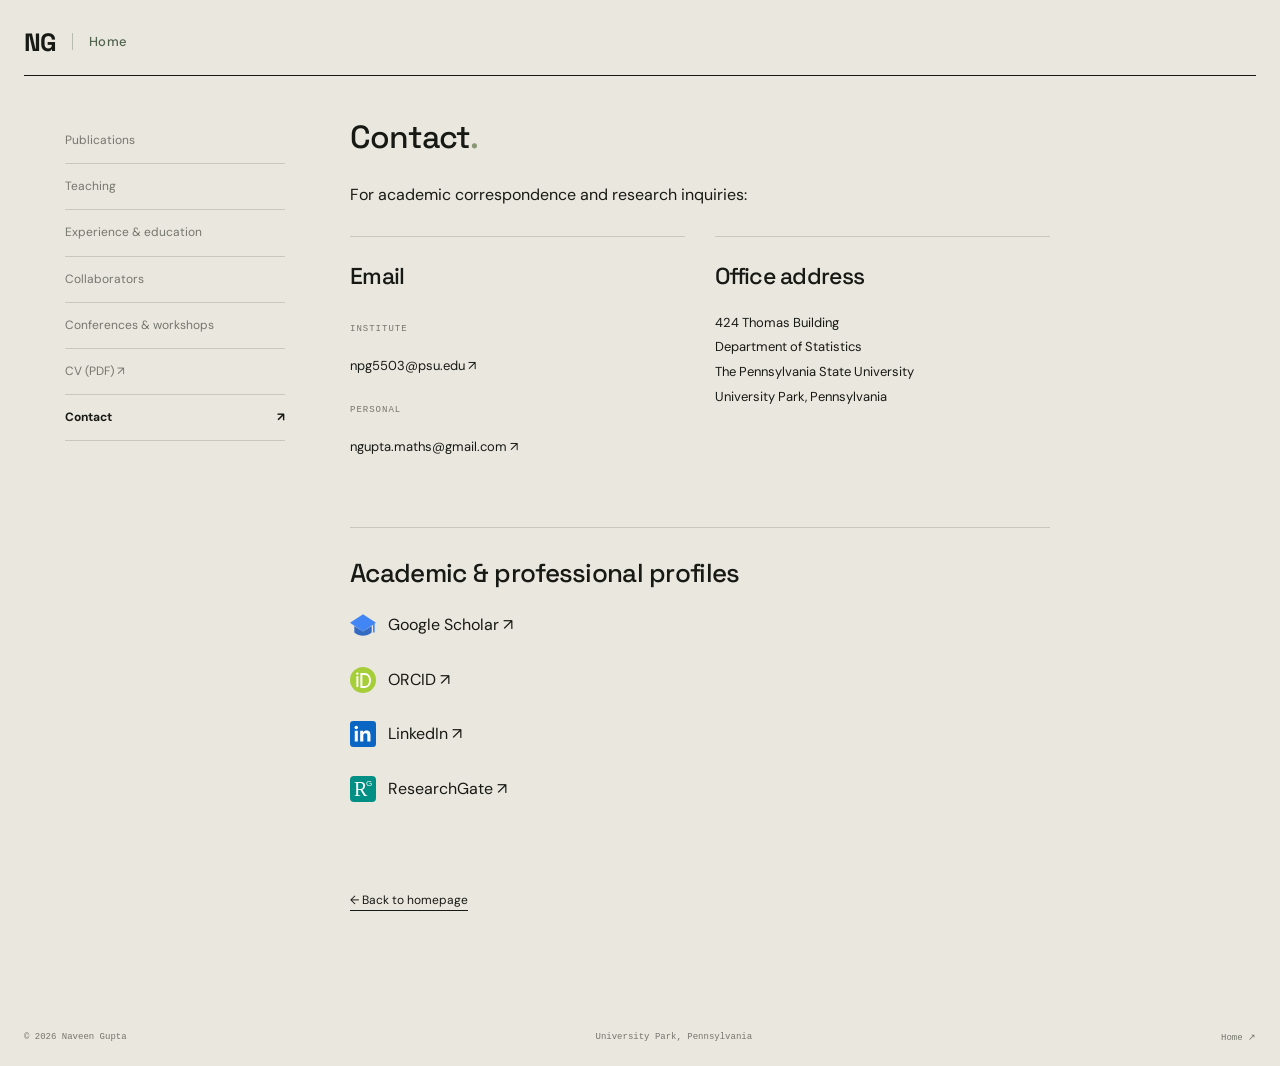
<file: contact.html>
<!doctype html><html lang="en"><head><meta charset="utf-8"><meta name="viewport" content="width=device-width,initial-scale=1"><meta name="description" content="Contact — Naveen Gupta, Postdoctoral Scholar, Department of Statistics, The Pennsylvania State University."><title>Contact | Naveen Gupta</title><link rel="stylesheet" href="style.css?v=16"><link rel="canonical" href="https://naveenguptamaths.github.io/naveen_gupta.maths/contact.html"><meta name="author" content="Naveen Gupta"><link rel="sitemap" type="application/xml" href="https://naveenguptamaths.github.io/naveen_gupta.maths/sitemap.xml"></head><body class="inner-page"><a class="skip" href="#content">Skip to content</a><header><a class="brand" href="index.html" aria-label="NG — Home">NG<span class="brand-home">Home</span></a><nav class="header-links" aria-label="Main navigation"><a href="publications.html">Publications</a><a href="teaching.html">Teaching</a><a href="experience.html">Experience</a><a href="collaborators.html">Collaborators</a><a href="conferences.html">Conferences</a><a href="Curriculum_Vitae.pdf" target="_blank" rel="noopener">CV ↗</a><a href="contact.html" aria-current="page">Contact</a></nav></header><main class="page-layout"><nav class="page-nav" aria-label="Academic sections"><a href="publications.html">Publications</a><a href="teaching.html">Teaching</a><a href="experience.html">Experience & education</a><a href="collaborators.html">Collaborators</a><a href="conferences.html">Conferences &amp; workshops</a><a href="Curriculum_Vitae.pdf" target="_blank" rel="noopener">CV (PDF) ↗</a><a href="contact.html" aria-current="page">Contact</a></nav><article id="content" class="page-content"><h1>Contact<span>.</span></h1><div class="page-intro"><p>For academic correspondence and research inquiries:</p><div class="contact-grid"><section><h2>Email</h2><small>INSTITUTE</small><p><a href="mailto:npg5503@psu.edu">npg5503@psu.edu ↗</a></p><small>PERSONAL</small><p><a href="mailto:ngupta.maths@gmail.com">ngupta.maths@gmail.com ↗</a></p></section><section><h2>Office address</h2><p>424 Thomas Building<br>Department of Statistics<br>The Pennsylvania State University<br>University Park, Pennsylvania</p></section></div><section><h2>Academic & professional profiles</h2><p><a href="https://scholar.google.com/citations?user=umA7HJsAAAAJ&amp;hl=en" target="_blank" rel="noopener" style="display:inline-flex;align-items:center;gap:12px"><svg xmlns="http://www.w3.org/2000/svg" width="26" height="26" viewBox="0 0 24 24" aria-hidden="true" focusable="false" style="flex-shrink:0"><path fill="#4285F4" d="M12 2 0 10l12 8 12-8z"/><path fill="#356AC3" d="M4 13v6c5 4 11 4 16 0v-6l-8 5z"/><path fill="none" stroke="#4285F4" stroke-width="1.5" d="M22 11v8"/></svg><span>Google Scholar ↗</span></a></p><p><a href="https://orcid.org/0009-0002-0940-5568" target="_blank" rel="noopener" style="display:inline-flex;align-items:center;gap:12px"><svg xmlns="http://www.w3.org/2000/svg" width="26" height="26" viewBox="0 0 24 24" aria-hidden="true" focusable="false" style="flex-shrink:0"><circle cx="12" cy="12" r="12" fill="#A6CE39"/><circle cx="6.8" cy="6.1" r="1.1" fill="#fff"/><path fill="#fff" d="M5.9 8.5h1.8v10H5.9z"/><path fill="none" stroke="#fff" stroke-width="1.8" d="M10.5 6.5h3.1c6.5 0 6.5 12 0 12h-3.1z"/></svg><span>ORCID ↗</span></a></p><p><a href="https://www.linkedin.com/in/dr-naveen-gupta-591a24230/" target="_blank" rel="noopener" style="display:inline-flex;align-items:center;gap:12px"><svg xmlns="http://www.w3.org/2000/svg" width="26" height="26" viewBox="0 0 24 24" aria-hidden="true" focusable="false" style="flex-shrink:0"><rect width="24" height="24" rx="3" fill="#0A66C2"/><circle cx="5.8" cy="6" r="1.6" fill="#fff"/><path fill="#fff" d="M4.4 9h2.8v10H4.4zm5 0h2.7v1.4c.8-1.1 1.8-1.6 3.2-1.6 3 0 3.6 2 3.6 4.5V19H16v-5.1c0-1.2 0-2.6-1.7-2.6s-2 1.3-2 2.5V19H9.4z"/></svg><span>LinkedIn ↗</span></a></p><p><a href="https://www.researchgate.net" target="_blank" rel="noopener" style="display:inline-flex;align-items:center;gap:12px"><svg width="26" height="26" viewBox="0 0 26 26" aria-hidden="true" focusable="false"><rect width="26" height="26" rx="4" fill="#008f85"/><text x="4" y="20" fill="white" font-family="Georgia,serif" font-size="20">R</text><text x="16" y="10" fill="white" font-family="Arial,sans-serif" font-size="8">G</text></svg><span>ResearchGate ↗</span></a></p></section></div><a class="return-link" href="index.html">← Back to homepage</a></article></main><footer><span>© 2026 Naveen Gupta</span><span>University Park, Pennsylvania</span><a href="index.html">Home ↗</a></footer></body></html>
</file>
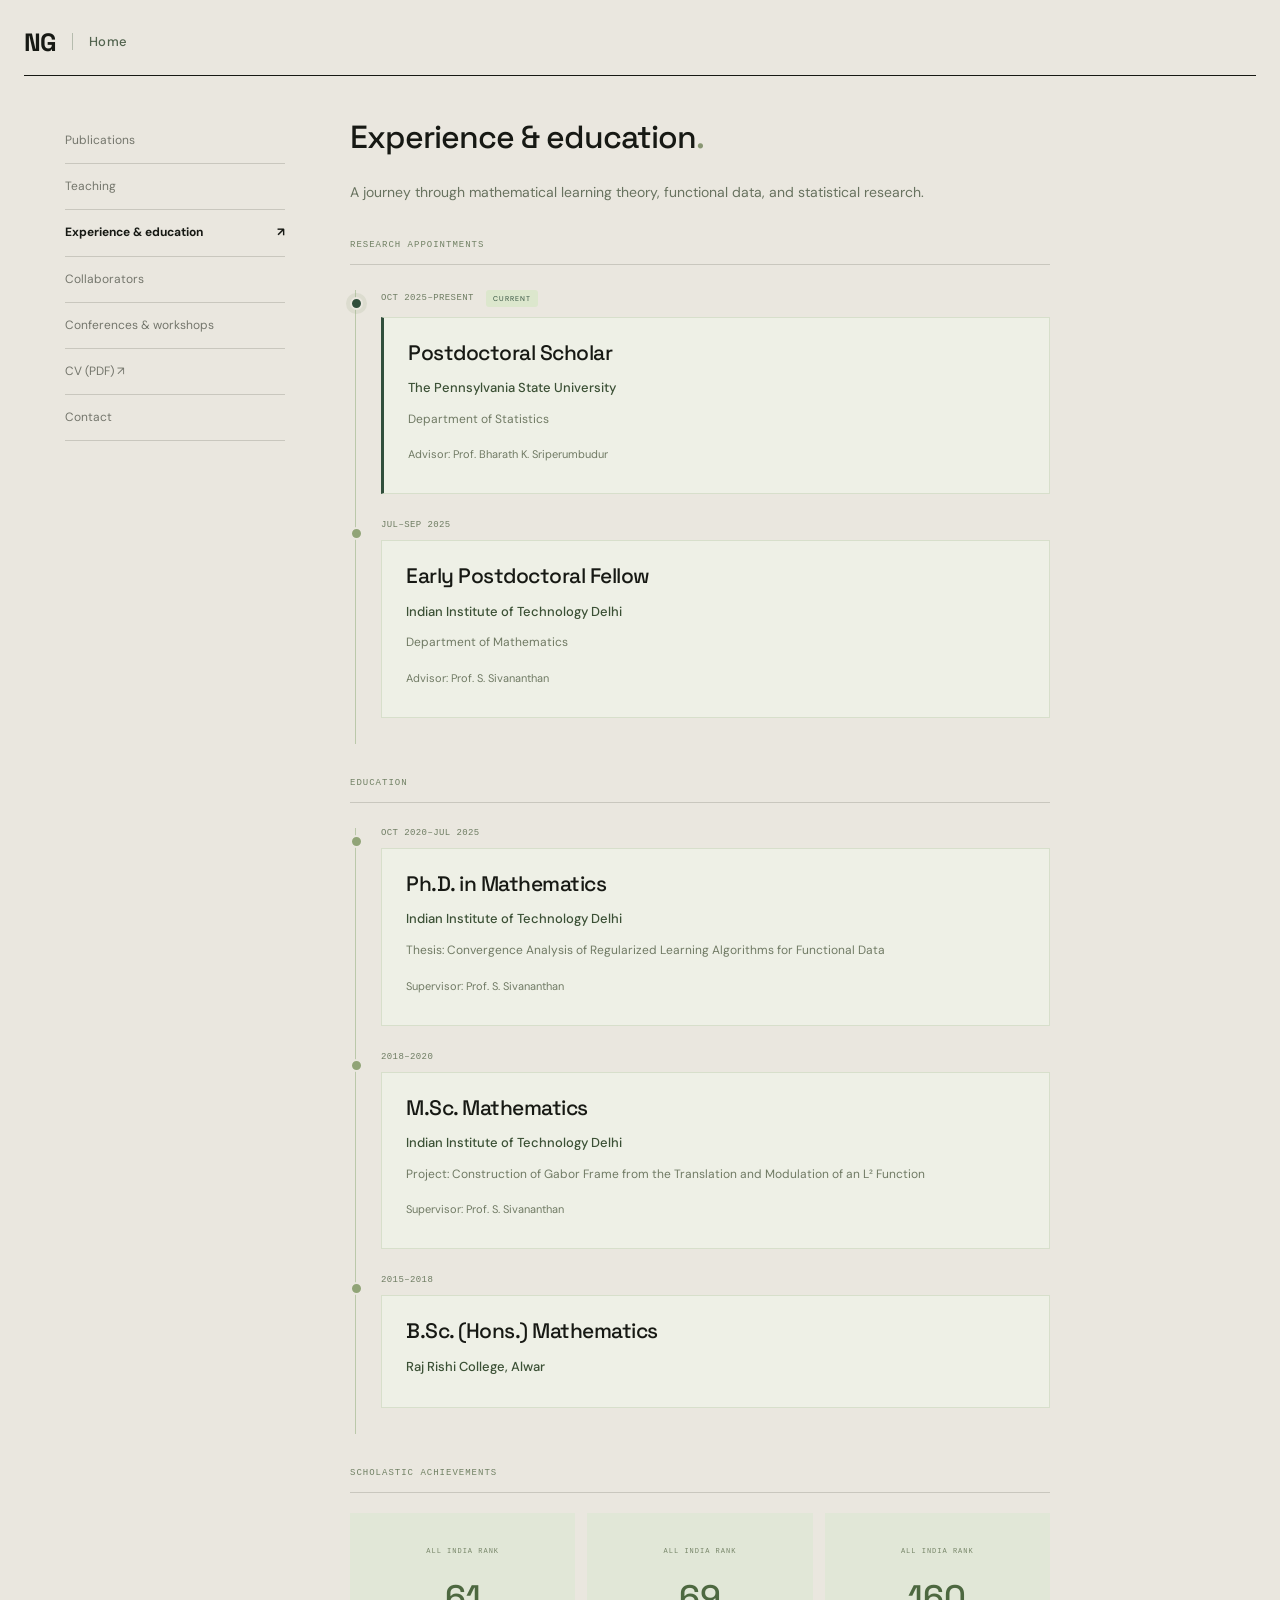
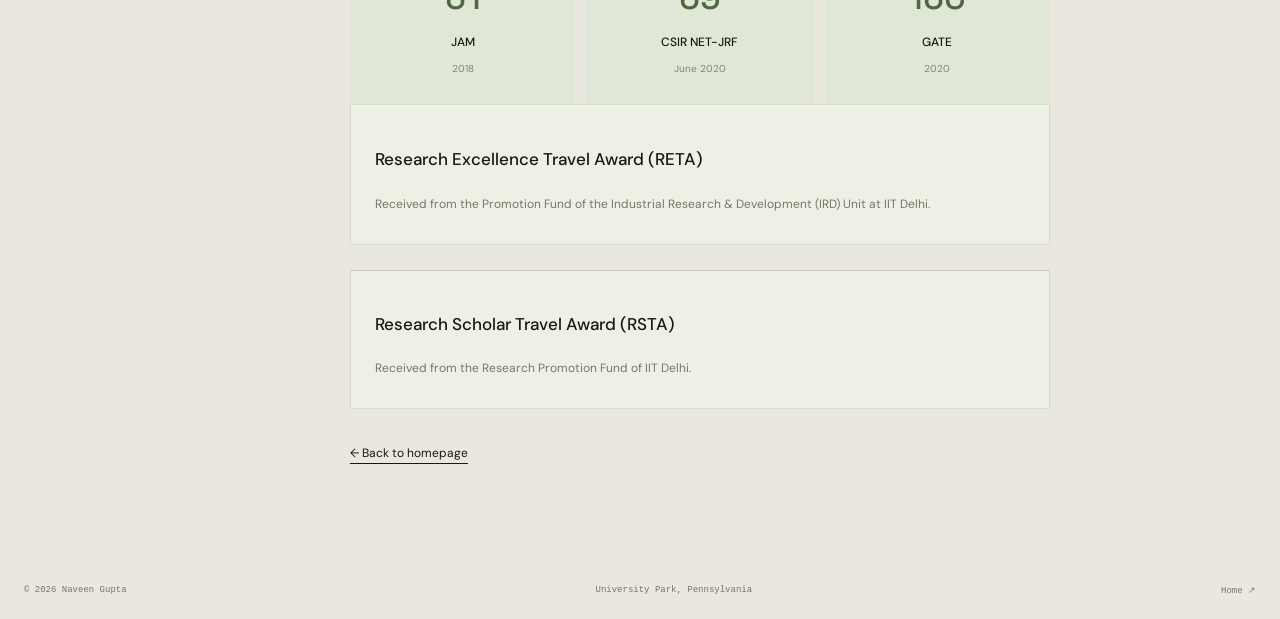
<file: experience.html>
<!doctype html><html lang="en"><head><meta charset="utf-8"><meta name="viewport" content="width=device-width,initial-scale=1"><meta name="description" content="Experience & education — Naveen Gupta, Postdoctoral Scholar, Department of Statistics, The Pennsylvania State University."><title>Experience & education | Naveen Gupta</title><link rel="stylesheet" href="style.css?v=16"><link rel="canonical" href="https://naveenguptamaths.github.io/naveen_gupta.maths/experience.html"><meta name="author" content="Naveen Gupta"><link rel="sitemap" type="application/xml" href="https://naveenguptamaths.github.io/naveen_gupta.maths/sitemap.xml"></head><body class="inner-page"><a class="skip" href="#content">Skip to content</a><header><a class="brand" href="index.html" aria-label="NG — Home">NG<span class="brand-home">Home</span></a><nav class="header-links" aria-label="Main navigation"><a href="publications.html">Publications</a><a href="teaching.html">Teaching</a><a href="experience.html" aria-current="page">Experience</a><a href="collaborators.html">Collaborators</a><a href="conferences.html">Conferences</a><a href="Curriculum_Vitae.pdf" target="_blank" rel="noopener">CV ↗</a><a href="contact.html">Contact</a></nav></header><main class="page-layout"><nav class="page-nav" aria-label="Academic sections"><a href="publications.html">Publications</a><a href="teaching.html">Teaching</a><a href="experience.html" aria-current="page">Experience & education</a><a href="collaborators.html">Collaborators</a><a href="conferences.html">Conferences &amp; workshops</a><a href="Curriculum_Vitae.pdf" target="_blank" rel="noopener">CV (PDF) ↗</a><a href="contact.html">Contact</a></nav><article id="content" class="page-content"><h1>Experience & education<span>.</span></h1><div class="page-intro designed-page"><p class="section-intro">A journey through mathematical learning theory, functional data, and statistical research.</p><section class="journey-section"><div class="section-label"><span>RESEARCH APPOINTMENTS</span></div><div class="journey"><article class="journey-stop reveal current-stop"><div class="journey-date">OCT 2025–PRESENT<span class="current-tag">CURRENT</span></div><div class="journey-card"><h2>Postdoctoral Scholar</h2><p class="institution">The Pennsylvania State University</p><p>Department of Statistics</p><p class="advisor-note">Advisor: Prof. Bharath K. Sriperumbudur</p></div></article><article class="journey-stop reveal"><div class="journey-date">JUL–SEP 2025</div><div class="journey-card"><h2>Early Postdoctoral Fellow</h2><p class="institution">Indian Institute of Technology Delhi</p><p>Department of Mathematics</p><p class="advisor-note">Advisor: Prof. S. Sivananthan</p></div></article></div></section><section class="journey-section"><div class="section-label"><span>EDUCATION</span></div><div class="journey"><article class="journey-stop reveal"><div class="journey-date">OCT 2020–JUL 2025</div><div class="journey-card"><h2>Ph.D. in Mathematics</h2><p class="institution">Indian Institute of Technology Delhi</p><p>Thesis: Convergence Analysis of Regularized Learning Algorithms for Functional Data</p><p class="advisor-note">Supervisor: Prof. S. Sivananthan</p></div></article><article class="journey-stop reveal"><div class="journey-date">2018–2020</div><div class="journey-card"><h2>M.Sc. Mathematics</h2><p class="institution">Indian Institute of Technology Delhi</p><p>Project: Construction of Gabor Frame from the Translation and Modulation of an L² Function</p><p class="advisor-note">Supervisor: Prof. S. Sivananthan</p></div></article><article class="journey-stop reveal"><div class="journey-date">2015–2018</div><div class="journey-card"><h2>B.Sc. (Hons.) Mathematics</h2><p class="institution">Raj Rishi College, Alwar</p></div></article></div></section><section class="journey-section"><div class="section-label"><span>SCHOLASTIC ACHIEVEMENTS</span></div><div class="achievement-grid"><article class="achievement reveal"><small>ALL INDIA RANK</small><strong>61</strong><h3>JAM</h3><p>2018</p></article><article class="achievement reveal"><small>ALL INDIA RANK</small><strong>69</strong><h3>CSIR NET-JRF</h3><p>June 2020</p></article><article class="achievement reveal"><small>ALL INDIA RANK</small><strong>160</strong><h3>GATE</h3><p>2020</p></article></div>
<div class="travel-awards">
<article class="journey-card reveal"><h3>Research Excellence Travel Award (RETA)</h3><p>Received from the Promotion Fund of the Industrial Research &amp; Development (IRD) Unit at IIT Delhi.</p></article>
<article class="journey-card reveal"><h3>Research Scholar Travel Award (RSTA)</h3><p>Received from the Research Promotion Fund of IIT Delhi.</p></article>
</div></section></div><a class="return-link" href="index.html">← Back to homepage</a></article></main><footer><span>© 2026 Naveen Gupta</span><span>University Park, Pennsylvania</span><a href="index.html">Home ↗</a></footer><script>
(()=>{const reduced=matchMedia('(prefers-reduced-motion: reduce)');if(!reduced.matches&&'IntersectionObserver'in window){const observer=new IntersectionObserver(entries=>entries.forEach(entry=>{if(entry.isIntersecting){entry.target.classList.add('is-visible');observer.unobserve(entry.target)}}),{threshold:.08});document.querySelectorAll('.reveal').forEach((el,i)=>{el.style.setProperty('--reveal-delay',(i%3)*65+'ms');el.classList.add('reveal-ready');observer.observe(el)})}
const buttons=[...document.querySelectorAll('[data-event-filter]')];if(buttons.length){buttons.forEach(button=>button.addEventListener('click',()=>{const selected=button.dataset.eventFilter;let visible=0;document.querySelectorAll('[data-event-type]').forEach(card=>{card.hidden=selected!=='all'&&card.dataset.eventType!==selected;if(!card.hidden){visible++;card.classList.add('is-visible')}});buttons.forEach(b=>b.setAttribute('aria-pressed',String(b===button)));document.querySelector('.event-status').textContent=selected==='all'?'Showing all '+visible+' events':'Showing '+visible+' '+(selected==='presentation'?'presentations':'attended events')}))}})();
</script></body></html>
</file>
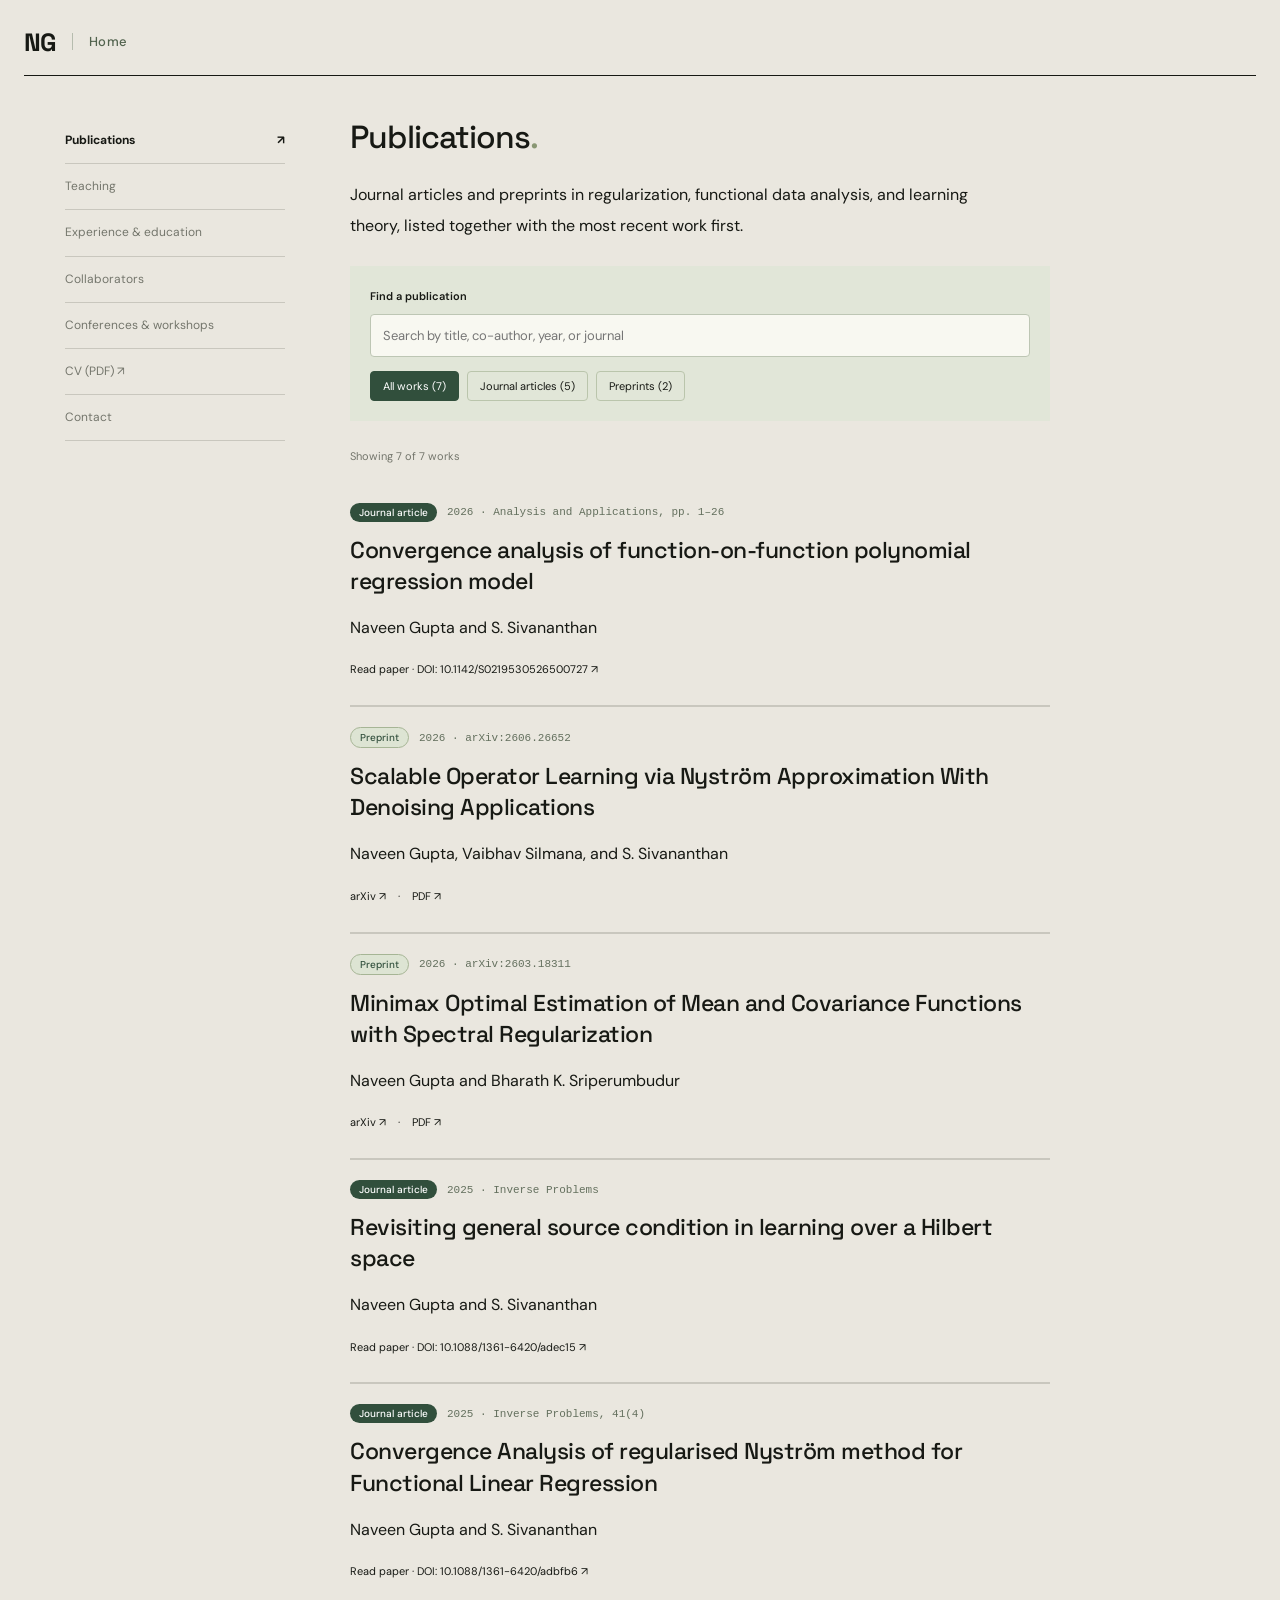
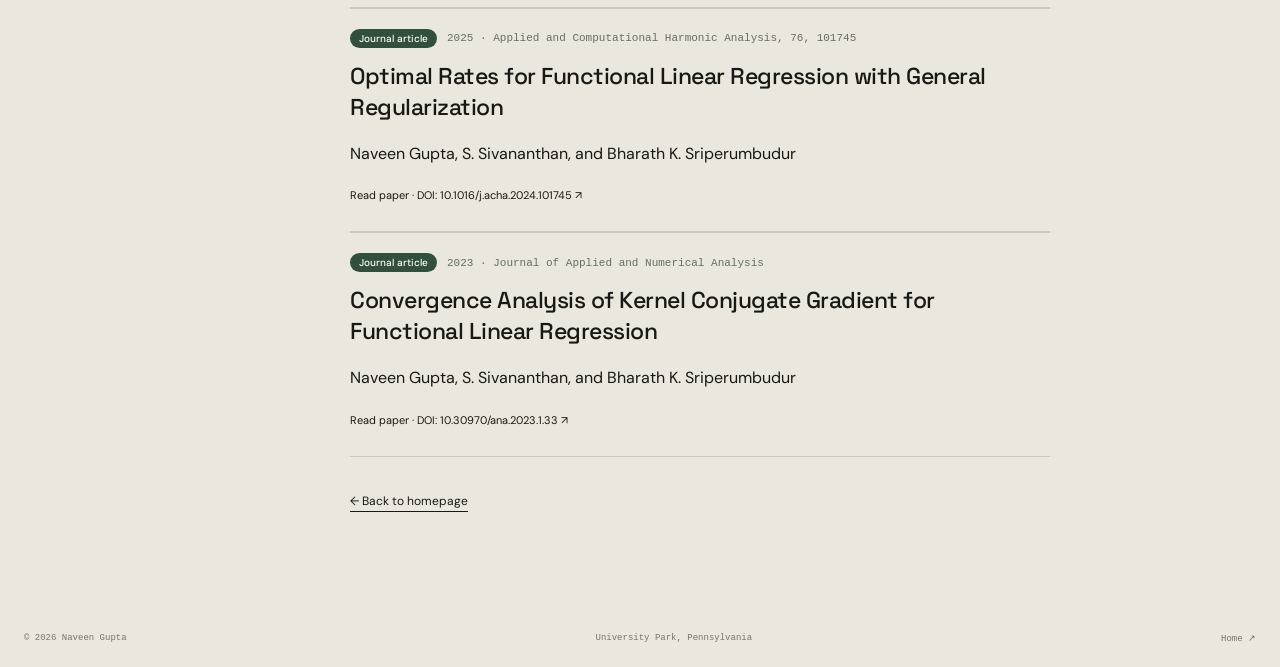
<file: publications.html>
<!doctype html><html lang="en"><head><meta charset="utf-8"><meta name="viewport" content="width=device-width,initial-scale=1"><meta name="description" content="Publications — Naveen Gupta, Postdoctoral Scholar, Department of Statistics, The Pennsylvania State University."><title>Publications | Naveen Gupta</title><link rel="stylesheet" href="style.css?v=16"><link rel="canonical" href="https://naveenguptamaths.github.io/naveen_gupta.maths/publications.html"><meta name="author" content="Naveen Gupta"><link rel="sitemap" type="application/xml" href="https://naveenguptamaths.github.io/naveen_gupta.maths/sitemap.xml"></head><body class="inner-page"><a class="skip" href="#content">Skip to content</a><header><a class="brand" href="index.html" aria-label="NG — Home">NG<span class="brand-home">Home</span></a><nav class="header-links" aria-label="Main navigation"><a href="publications.html" aria-current="page">Publications</a><a href="teaching.html">Teaching</a><a href="experience.html">Experience</a><a href="collaborators.html">Collaborators</a><a href="conferences.html">Conferences</a><a href="Curriculum_Vitae.pdf" target="_blank" rel="noopener">CV ↗</a><a href="contact.html">Contact</a></nav></header><main class="page-layout"><nav class="page-nav" aria-label="Academic sections"><a href="publications.html" aria-current="page">Publications</a><a href="teaching.html">Teaching</a><a href="experience.html">Experience & education</a><a href="collaborators.html">Collaborators</a><a href="conferences.html">Conferences &amp; workshops</a><a href="Curriculum_Vitae.pdf" target="_blank" rel="noopener">CV (PDF) ↗</a><a href="contact.html">Contact</a></nav><article id="content" class="page-content"><h1>Publications<span>.</span></h1><div class="page-intro"><p>Journal articles and preprints in regularization, functional data analysis, and learning theory, listed together with the most recent work first.</p><div class="pub-controls"><label for="paper-search">Find a publication</label><input id="paper-search" type="search" placeholder="Search by title, co-author, year, or journal"><div class="pub-filters" role="group" aria-label="Publication type"><button type="button" data-filter="all" aria-pressed="true">All works (7)</button><button type="button" data-filter="journal" aria-pressed="false">Journal articles (5)</button><button type="button" data-filter="preprint" aria-pressed="false">Preprints (2)</button></div></div><p class="pub-results" id="pub-results" role="status">Showing 7 works</p><div class="publication-list"><article data-paper="0" data-type="journal"><div class="paper-meta"><span class="paper-type journal">Journal article</span><small>2026 · Analysis and Applications, pp. 1–26</small></div><h3>Convergence analysis of function-on-function polynomial regression model</h3><p>Naveen Gupta and S. Sivananthan</p><div class="pub-actions"><a href="https://doi.org/10.1142/S0219530526500727" target="_blank" rel="noopener">Read paper · DOI: 10.1142/S0219530526500727 ↗</a></div></article><article data-paper="5" data-type="preprint"><div class="paper-meta"><span class="paper-type preprint">Preprint</span><small>2026 · arXiv:2606.26652</small></div><h3>Scalable Operator Learning via Nyström Approximation With Denoising Applications</h3><p>Naveen Gupta, Vaibhav Silmana, and S. Sivananthan</p><div class="pub-actions"><a href="https://arxiv.org/abs/2606.26652" target="_blank" rel="noopener">arXiv ↗</a> · <a href="https://arxiv.org/pdf/2606.26652" target="_blank" rel="noopener">PDF ↗</a></div></article><article data-paper="6" data-type="preprint"><div class="paper-meta"><span class="paper-type preprint">Preprint</span><small>2026 · arXiv:2603.18311</small></div><h3>Minimax Optimal Estimation of Mean and Covariance Functions with Spectral Regularization</h3><p>Naveen Gupta and Bharath K. Sriperumbudur</p><div class="pub-actions"><a href="https://arxiv.org/abs/2603.18311" target="_blank" rel="noopener">arXiv ↗</a> · <a href="https://arxiv.org/pdf/2603.18311" target="_blank" rel="noopener">PDF ↗</a></div></article><article data-paper="1" data-type="journal"><div class="paper-meta"><span class="paper-type journal">Journal article</span><small>2025 · Inverse Problems</small></div><h3>Revisiting general source condition in learning over a Hilbert space</h3><p>Naveen Gupta and S. Sivananthan</p><div class="pub-actions"><a href="https://doi.org/10.1088/1361-6420/adec15" target="_blank" rel="noopener">Read paper · DOI: 10.1088/1361-6420/adec15 ↗</a></div></article><article data-paper="2" data-type="journal"><div class="paper-meta"><span class="paper-type journal">Journal article</span><small>2025 · Inverse Problems, 41(4)</small></div><h3>Convergence Analysis of regularised Nyström method for Functional Linear Regression</h3><p>Naveen Gupta and S. Sivananthan</p><div class="pub-actions"><a href="https://doi.org/10.1088/1361-6420/adbfb6" target="_blank" rel="noopener">Read paper · DOI: 10.1088/1361-6420/adbfb6 ↗</a></div></article><article data-paper="3" data-type="journal"><div class="paper-meta"><span class="paper-type journal">Journal article</span><small>2025 · Applied and Computational Harmonic Analysis, 76, 101745</small></div><h3>Optimal Rates for Functional Linear Regression with General Regularization</h3><p>Naveen Gupta, S. Sivananthan, and Bharath K. Sriperumbudur</p><div class="pub-actions"><a href="https://doi.org/10.1016/j.acha.2024.101745" target="_blank" rel="noopener">Read paper · DOI: 10.1016/j.acha.2024.101745 ↗</a></div></article><article data-paper="4" data-type="journal"><div class="paper-meta"><span class="paper-type journal">Journal article</span><small>2023 · Journal of Applied and Numerical Analysis</small></div><h3>Convergence Analysis of Kernel Conjugate Gradient for Functional Linear Regression</h3><p>Naveen Gupta, S. Sivananthan, and Bharath K. Sriperumbudur</p><div class="pub-actions"><a href="https://doi.org/10.30970/ana.2023.1.33" target="_blank" rel="noopener">Read paper · DOI: 10.30970/ana.2023.1.33 ↗</a></div></article></div><p class="pub-empty" hidden>No matching publications. Try another search or choose a different category.</p></div><a class="return-link" href="index.html">← Back to homepage</a></article></main><footer><span>© 2026 Naveen Gupta</span><span>University Park, Pennsylvania</span><a href="index.html">Home ↗</a></footer><script>(()=>{let selected="all";const search=document.querySelector("#paper-search"),buttons=[...document.querySelectorAll("[data-filter]")],papers=[...document.querySelectorAll("[data-paper]")];function update(){const q=search.value.toLowerCase().trim();let count=0;papers.forEach(p=>{const visible=(selected==="all"||p.dataset.type===selected)&&p.textContent.toLowerCase().includes(q);p.hidden=!visible;if(visible)count++});buttons.forEach(b=>b.setAttribute("aria-pressed",String(b.dataset.filter===selected)));document.querySelector("#pub-results").textContent="Showing "+count+" of 7 works";document.querySelector(".pub-empty").hidden=count!==0}search.addEventListener("input",update);buttons.forEach(b=>b.addEventListener("click",()=>{selected=b.dataset.filter;update()}));const initial=new URLSearchParams(location.search).get("type");if(["journal","preprint"].includes(initial))selected=initial;update();})();</script></body></html>
</file>
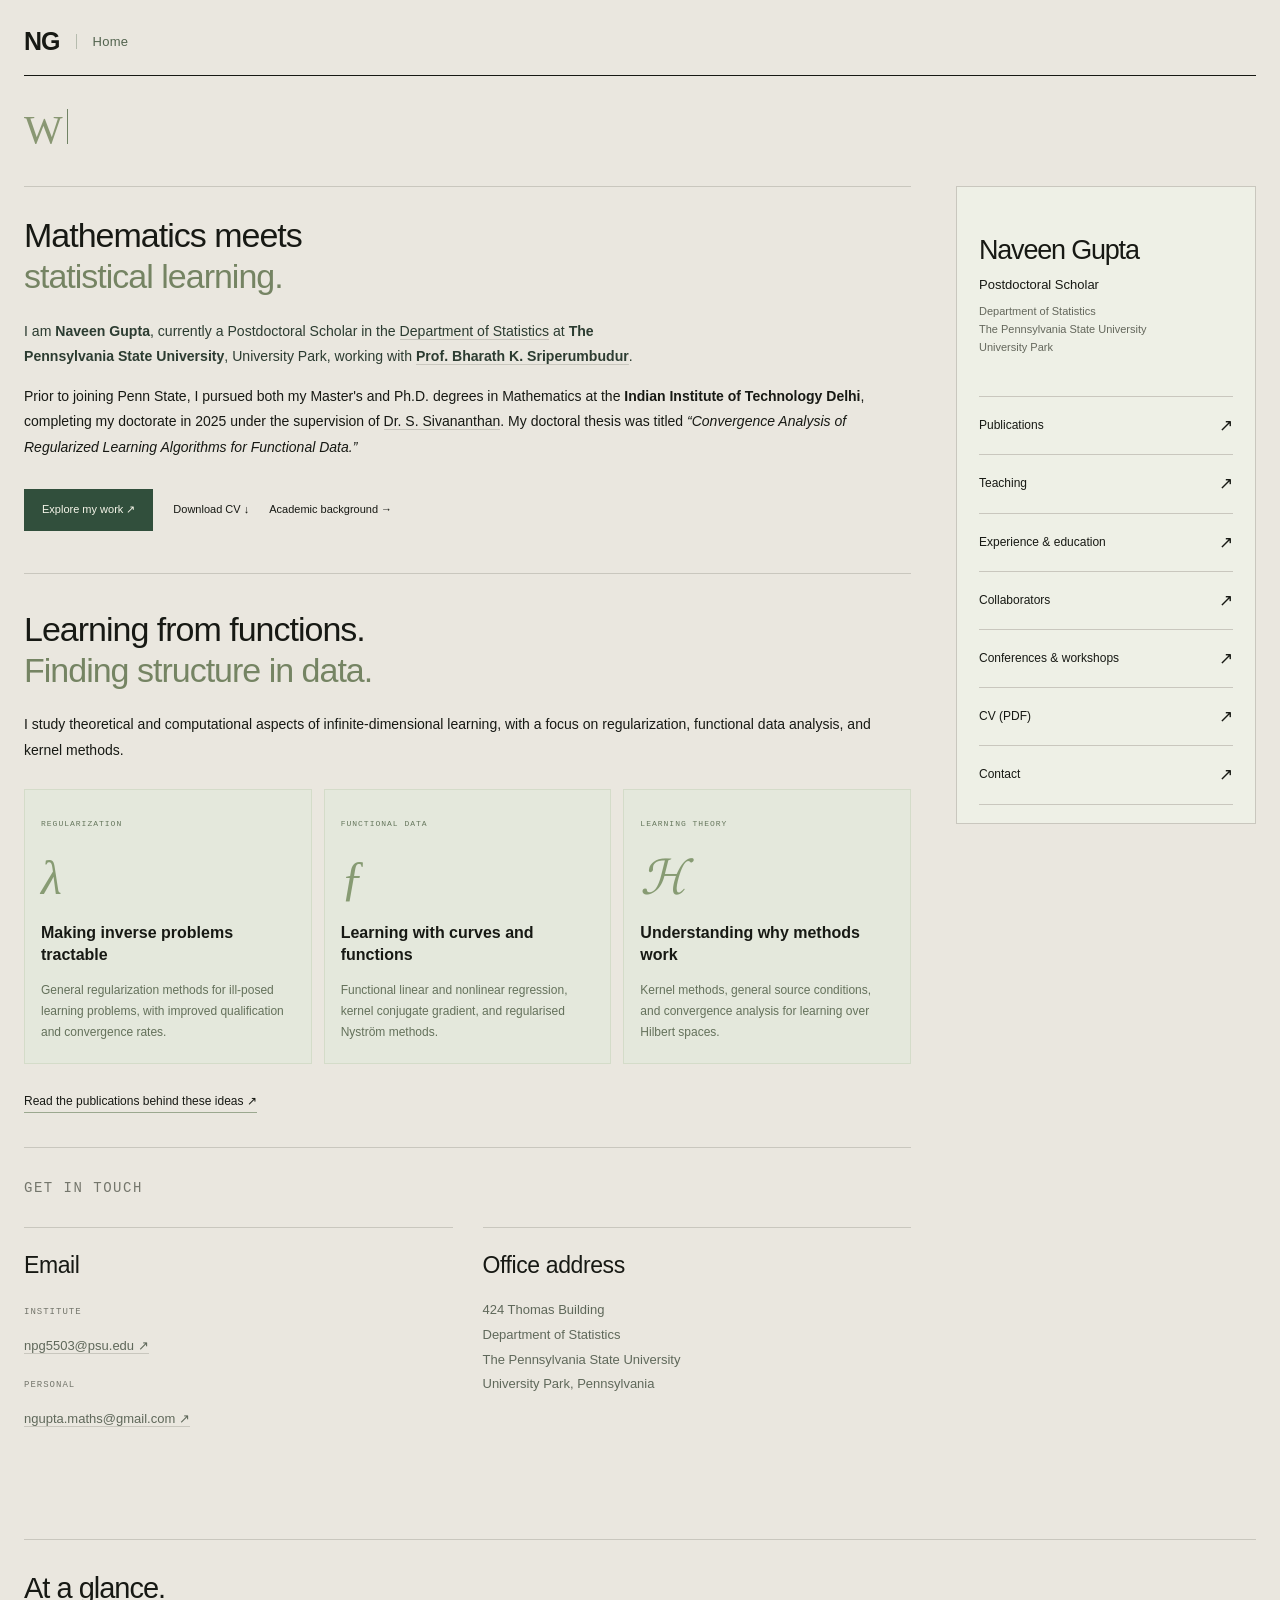
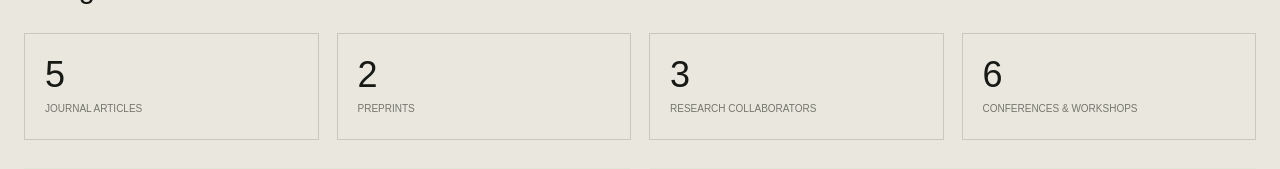
<file: research.html>
<!doctype html><html lang="en"><head><meta charset="utf-8"><meta name="viewport" content="width=device-width,initial-scale=1"><meta http-equiv="refresh" content="0;url=index.html#research"><title>Naveen Gupta</title><link rel="canonical" href="https://naveenguptamaths.github.io/naveen_gupta.maths/#research"></head><body><p>This information is now on the <a href="index.html#research">homepage</a>.</p></body></html>
</file>
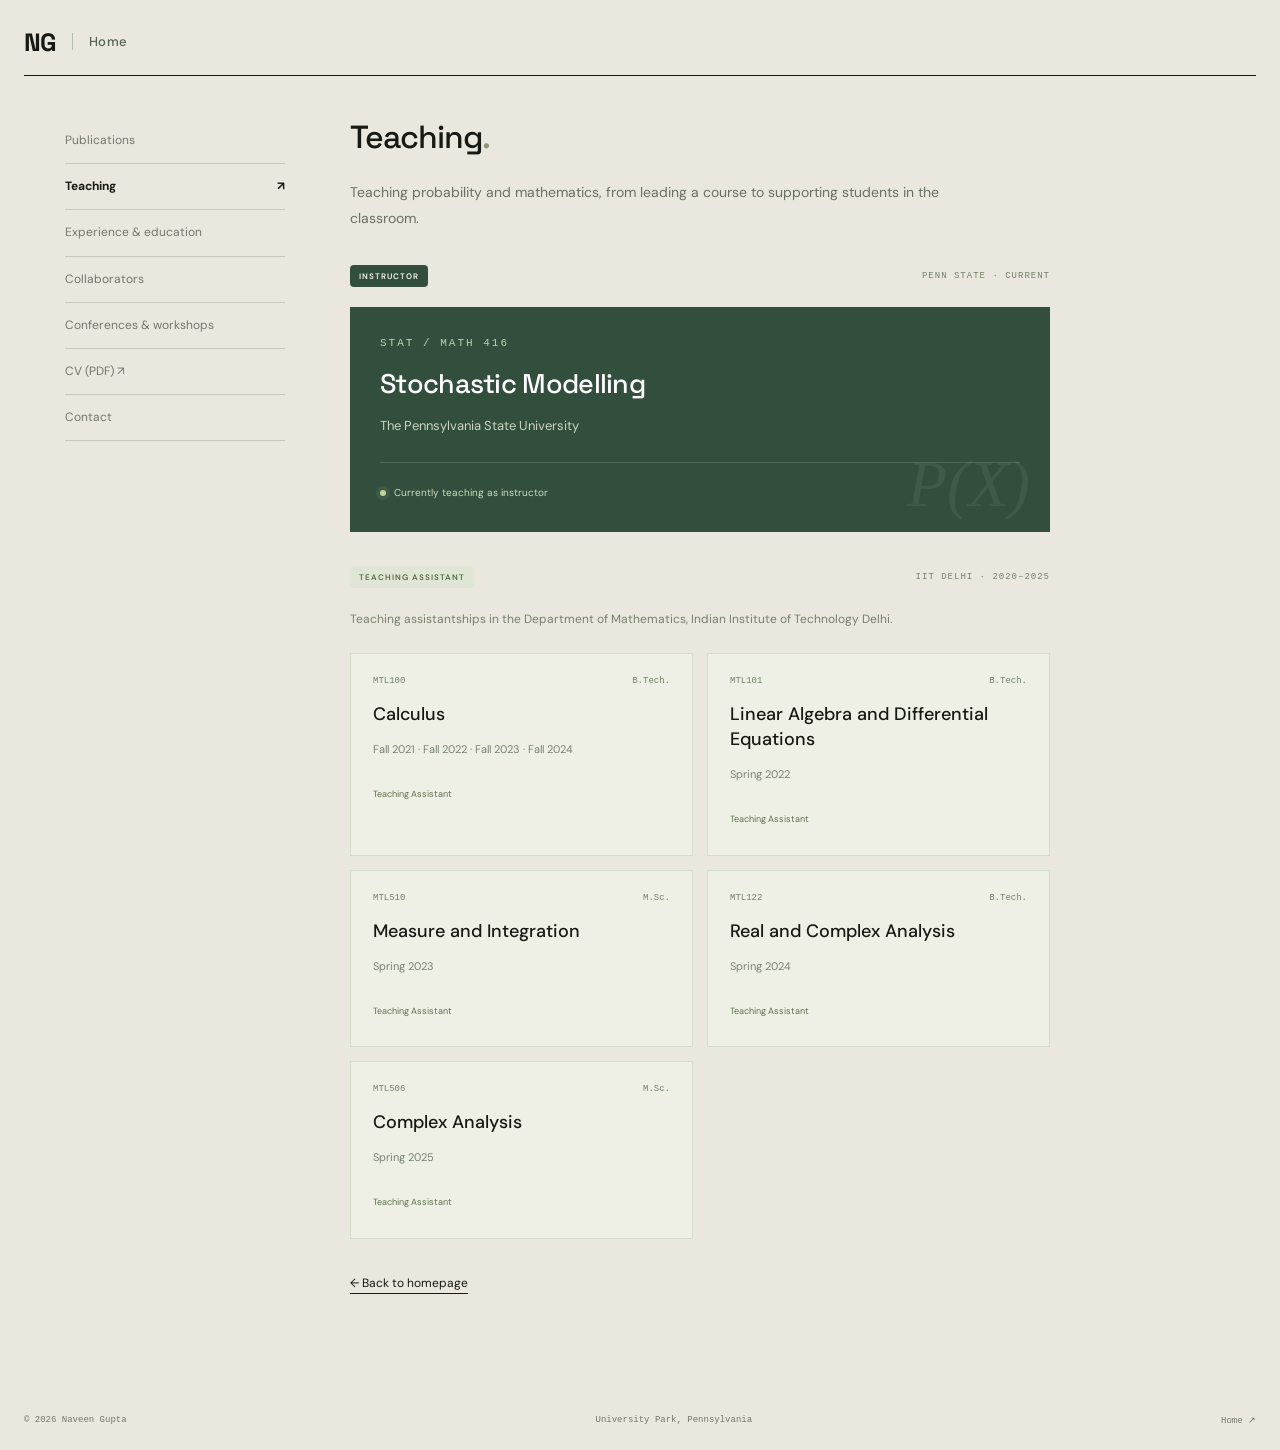
<file: teaching.html>
<!doctype html><html lang="en"><head><meta charset="utf-8"><meta name="viewport" content="width=device-width,initial-scale=1"><meta name="description" content="Teaching — Naveen Gupta, Postdoctoral Scholar, Department of Statistics, The Pennsylvania State University."><title>Teaching | Naveen Gupta</title><link rel="stylesheet" href="style.css?v=16"><link rel="canonical" href="https://naveenguptamaths.github.io/naveen_gupta.maths/teaching.html"><meta name="author" content="Naveen Gupta"><link rel="sitemap" type="application/xml" href="https://naveenguptamaths.github.io/naveen_gupta.maths/sitemap.xml"></head><body class="inner-page"><a class="skip" href="#content">Skip to content</a><header><a class="brand" href="index.html" aria-label="NG — Home">NG<span class="brand-home">Home</span></a><nav class="header-links" aria-label="Main navigation"><a href="publications.html">Publications</a><a href="teaching.html" aria-current="page">Teaching</a><a href="experience.html">Experience</a><a href="collaborators.html">Collaborators</a><a href="conferences.html">Conferences</a><a href="Curriculum_Vitae.pdf" target="_blank" rel="noopener">CV ↗</a><a href="contact.html">Contact</a></nav></header><main class="page-layout"><nav class="page-nav" aria-label="Academic sections"><a href="publications.html">Publications</a><a href="teaching.html" aria-current="page">Teaching</a><a href="experience.html">Experience & education</a><a href="collaborators.html">Collaborators</a><a href="conferences.html">Conferences &amp; workshops</a><a href="Curriculum_Vitae.pdf" target="_blank" rel="noopener">CV (PDF) ↗</a><a href="contact.html">Contact</a></nav><article id="content" class="page-content"><h1>Teaching<span>.</span></h1><div class="page-intro designed-page"><p class="section-intro">Teaching probability and mathematics, from leading a course to supporting students in the classroom.</p><section class="role-section reveal"><div class="section-label"><span class="role-badge instructor-badge">INSTRUCTOR</span><span>PENN STATE · CURRENT</span></div><article class="instructor-course"><div class="course-code">STAT / MATH 416</div><h2>Stochastic Modelling</h2><p>The Pennsylvania State University</p><div class="course-footer"><span class="current-dot"></span> Currently teaching as instructor</div></article></section><section class="role-section"><div class="section-label"><span class="role-badge">TEACHING ASSISTANT</span><span>IIT DELHI · 2020–2025</span></div><p class="section-note">Teaching assistantships in the Department of Mathematics, Indian Institute of Technology Delhi.</p><div class="course-grid"><article class="course-tile reveal"><div class="course-top"><span>MTL100</span><span>B.Tech.</span></div><h3>Calculus</h3><p>Fall 2021 · Fall 2022 · Fall 2023 · Fall 2024</p><span class="course-role">Teaching Assistant</span></article><article class="course-tile reveal"><div class="course-top"><span>MTL101</span><span>B.Tech.</span></div><h3>Linear Algebra and Differential Equations</h3><p>Spring 2022</p><span class="course-role">Teaching Assistant</span></article><article class="course-tile reveal"><div class="course-top"><span>MTL510</span><span>M.Sc.</span></div><h3>Measure and Integration</h3><p>Spring 2023</p><span class="course-role">Teaching Assistant</span></article><article class="course-tile reveal"><div class="course-top"><span>MTL122</span><span>B.Tech.</span></div><h3>Real and Complex Analysis</h3><p>Spring 2024</p><span class="course-role">Teaching Assistant</span></article><article class="course-tile reveal"><div class="course-top"><span>MTL506</span><span>M.Sc.</span></div><h3>Complex Analysis</h3><p>Spring 2025</p><span class="course-role">Teaching Assistant</span></article></div></section></div><a class="return-link" href="index.html">← Back to homepage</a></article></main><footer><span>© 2026 Naveen Gupta</span><span>University Park, Pennsylvania</span><a href="index.html">Home ↗</a></footer><script>
(()=>{const reduced=matchMedia('(prefers-reduced-motion: reduce)');if(!reduced.matches&&'IntersectionObserver'in window){const observer=new IntersectionObserver(entries=>entries.forEach(entry=>{if(entry.isIntersecting){entry.target.classList.add('is-visible');observer.unobserve(entry.target)}}),{threshold:.08});document.querySelectorAll('.reveal').forEach((el,i)=>{el.style.setProperty('--reveal-delay',(i%3)*65+'ms');el.classList.add('reveal-ready');observer.observe(el)})}
const buttons=[...document.querySelectorAll('[data-event-filter]')];if(buttons.length){buttons.forEach(button=>button.addEventListener('click',()=>{const selected=button.dataset.eventFilter;let visible=0;document.querySelectorAll('[data-event-type]').forEach(card=>{card.hidden=selected!=='all'&&card.dataset.eventType!==selected;if(!card.hidden){visible++;card.classList.add('is-visible')}});buttons.forEach(b=>b.setAttribute('aria-pressed',String(b===button)));document.querySelector('.event-status').textContent=selected==='all'?'Showing all '+visible+' events':'Showing '+visible+' '+(selected==='presentation'?'presentations':'attended events')}))}})();
</script></body></html>
</file>
<file: style.css>
@import url('https://fonts.googleapis.com/css2?family=Cormorant+Garamond:wght@500;600&family=DM+Sans:wght@400;500;600;700&family=Space+Grotesk:wght@400;500;600;700&display=swap');
:root{--paper:#eae7df;--ink:#171914;--muted:#74766c;--rule:#c9c7be;--accent:#889d63}*{box-sizing:border-box}html{scroll-behavior:smooth}body{margin:0;padding:24px;background:var(--paper);color:var(--ink);font:14px/1.6 'DM Sans',Arial,sans-serif}a{color:inherit;text-decoration:none}button{font:inherit}a:focus-visible,button:focus-visible,summary:focus-visible{outline:2px solid #96ad6e;outline-offset:5px}.skip{position:absolute;top:-60px;padding:10px;background:white;z-index:10}.skip:focus{top:10px}header{display:flex;align-items:center;justify-content:space-between;padding:0 0 20px;border-bottom:1px solid var(--ink);gap:20px}.brand{display:flex;gap:16px;align-items:center;font:700 24px 'Space Grotesk',Arial,sans-serif;letter-spacing:-1px}.brand span{font:500 13px 'DM Sans',Arial,sans-serif;letter-spacing:0}.header-note{font:9px monospace;letter-spacing:1.7px;color:var(--muted)}.about-link{font-size:11px}.greeting{display:flex;align-items:center;justify-content:space-between;gap:30px;padding:18px 0 20px}h1{font:500 clamp(90px,11vw,172px)/.9 'Space Grotesk',Arial,sans-serif;letter-spacing:-10px;margin:0}h1 span{color:#899773}.greeting p{margin:0 4px 0 0;font-size:14px}.greeting p span{color:var(--muted);font-size:11px}.workspace{display:grid;grid-template-columns:minmax(0,1fr) 335px;gap:16px;align-items:stretch}.scene{position:relative;background:#10130f;min-height:660px;overflow:hidden;color:#e7e9da}canvas{position:absolute;inset:0;width:100%;height:100%}.scene:after{content:'';position:absolute;inset:0;pointer-events:none;background:linear-gradient(180deg,#10130f00 45%,#10130fa6 100%);box-shadow:inset 0 0 100px #0005}.scene-top{position:absolute;top:24px;left:25px;right:25px;display:flex;justify-content:space-between;font:8px monospace;letter-spacing:1.5px;color:#a4ad95;z-index:1}.scene-title{position:absolute;bottom:110px;left:35px;z-index:1}.kicker{font:9px monospace;letter-spacing:2px;color:#acb89b}.scene-title h2{font:400 clamp(32px,4vw,58px)/1.2 'Space Grotesk',Arial,sans-serif;letter-spacing:-2px;margin:10px 0}.scene-title p{font-size:12px;color:#a5ad9a;margin:0}.plot-label{position:absolute;color:#a7b29575;font:11px monospace;pointer-events:none}.label-one{top:31%;left:30%}.label-two{right:15%;top:53%}.crosshair{position:absolute;top:43%;left:50%;font:22px monospace;color:#d8dfc780;border:1px solid #9ba68550;width:100px;height:80px;display:grid;place-items:center}.scene-controls{position:absolute;bottom:25px;left:25px;right:25px;display:flex;align-items:center;justify-content:space-between;gap:10px;z-index:2;font:8px monospace;letter-spacing:1px}.scene-controls>span{max-width:110px;color:#929c83}.scene-controls>div{display:flex;gap:7px}.scene-controls button{border:1px solid #77826955;background:#13180d88;color:#a6b197;cursor:pointer;padding:8px 11px;font:10px monospace;transition:background .2s,color .2s}.scene-controls button.active,.scene-controls button:hover{color:#e5edce;background:#4f5f37;border-color:#91a46e}#motion{border:0;background:none;padding:8px 0}aside{padding:25px 22px 18px;border:1px solid var(--rule);display:flex;flex-direction:column;scroll-margin-top:20px}.status{font:8px monospace;letter-spacing:1.3px;color:var(--muted);display:flex;gap:7px;align-items:center}.status i{height:5px;width:5px;border-radius:50%;background:#80945e}.identity h2{font:500 30px/1.2 'Space Grotesk',Arial,sans-serif;letter-spacing:-1.2px;margin:22px 0 7px}.identity p{font-size:11px;color:#64675c;margin:8px 0}.identity .position{font-size:13px;color:var(--ink)}.accordions{margin-top:28px}details{border-top:1px solid var(--rule)}details:last-child{border-bottom:1px solid var(--rule)}summary{list-style:none;display:flex;justify-content:space-between;align-items:center;cursor:pointer;padding:12px 0;font-size:12px;font-weight:600}summary::-webkit-details-marker{display:none}summary>span:after{content:'+';font-size:17px;font-weight:400}details[open] summary>span:after{content:'−'}.detail-body{font-size:11px;color:#5e6255;padding:0 0 14px}.detail-body p{margin:0 0 12px}.detail-body h3{font-size:12px;font-weight:500;color:var(--ink);margin:7px 0}.detail-body small{font:8px monospace;color:var(--muted)}.detail-body article+article{margin-top:18px;padding-top:15px;border-top:1px dashed var(--rule)}.detail-body ul{padding-left:15px}.detail-body a{border-bottom:1px solid var(--muted)}.placeholder{color:#85877d}.panel-foot{margin-top:auto;padding-top:25px;display:flex;justify-content:space-between;font-size:9px;color:var(--muted)}footer{display:flex;justify-content:space-between;gap:20px;padding:21px 0 0;font:9px monospace;color:var(--muted)}@media(min-width:1700px){body{max-width:1700px;margin:auto}.scene{min-height:780px}}@media(max-width:900px){.workspace{grid-template-columns:minmax(0,1fr) 290px;gap:12px}aside{padding:20px 17px}.scene{min-height:680px}.scene-controls>span{display:none}.greeting p{font-size:12px}.greeting p span{font-size:10px}h1{letter-spacing:-6px}}@media(max-width:650px){body{padding:16px}.header-note{display:none}header{padding-bottom:16px}.brand span{font-size:11px}.greeting{align-items:end;padding:25px 0}.greeting p{font-size:11px;max-width:140px;line-height:1.5}.greeting p span{display:block;margin-top:4px}h1{font-size:85px;letter-spacing:-6px}.workspace{grid-template-columns:1fr}.scene{min-height:440px}.scene-title{left:24px;bottom:85px}.scene-title h2{font-size:38px}.scene-top{left:20px;right:20px;font-size:7px}.scene-controls{left:20px;right:20px}.crosshair{width:70px;height:60px}aside{padding:25px}.identity h2{font-size:35px}.identity p{font-size:12px}.accordions{margin-top:22px}summary{font-size:13px}.detail-body{font-size:12px}.panel-foot{padding-top:25px}footer{font-size:8px;flex-wrap:wrap}footer>span:nth-child(2){display:none}}@media(prefers-reduced-motion:reduce){html{scroll-behavior:auto}*{transition:none!important}}

/* Dedicated academic pages */
.section-links{margin-top:32px}.section-links a{display:flex;justify-content:space-between;align-items:center;border-top:1px solid var(--rule);padding:15px 0;font-size:12px;font-weight:500}.section-links a:last-child{border-bottom:1px solid var(--rule)}.section-links a:hover{color:#637a45}.section-links a span{font-size:17px;font-weight:400}.page-layout{display:grid;grid-template-columns:220px minmax(0,800px);gap:65px;max-width:1150px;margin:65px auto 100px;min-height:65vh}.page-nav{display:flex;flex-direction:column;align-self:start;position:sticky;top:30px}.page-nav a{padding:13px 0;border-bottom:1px solid var(--rule);font-size:12px;color:var(--muted)}.page-nav a[aria-current=page]{color:var(--ink);font-weight:700}.page-nav a[aria-current=page]:after{content:' ↗';float:right}.page-kicker{font:9px monospace;letter-spacing:1.5px;color:var(--muted);margin:0 0 22px}.page-content h1{font-size:clamp(48px,6.5vw,92px);letter-spacing:-4px;line-height:1.05;overflow-wrap:anywhere;margin-bottom:40px}.page-content .page-intro{font-size:16px;line-height:1.9;max-width:700px}.page-content section{padding:28px 0;border-top:1px solid var(--rule);margin-top:30px}.page-content h2{font:500 26px 'Space Grotesk',Arial,sans-serif;letter-spacing:-.7px;margin:0 0 20px}.page-content h3{font-size:17px;font-weight:500}.page-content p{max-width:650px}.page-content small{font:10px monospace;color:var(--muted)}.page-content article+article{border-top:1px solid var(--rule);padding-top:20px;margin-top:25px}.return-link{display:inline-block;font-size:12px;margin-top:35px;border-bottom:1px solid var(--ink)}@media(max-width:800px){.page-layout{grid-template-columns:155px minmax(0,1fr);gap:30px}.page-content h1{letter-spacing:-2px}.page-content .page-intro{font-size:14px}}@media(max-width:650px){.page-layout{display:block;margin:25px auto 60px}.page-nav{position:static;display:flex;flex-direction:row;flex-wrap:wrap;gap:0 18px;margin-bottom:40px}.page-nav a{font-size:11px;padding:8px 0}.page-nav a[aria-current=page]:after{content:''}.page-content h1{font-size:50px;margin-bottom:30px}.page-content h2{font-size:24px}.section-links a{font-size:13px}}

.quiet-landscape{isolation:isolate;background:#17302c}.mountains{position:absolute;inset:0;width:100%;height:100%;z-index:-2}.quiet-landscape:after{z-index:-1;background:linear-gradient(0deg,#071d1bd9,transparent 75%);box-shadow:none}.equation{position:absolute;font-family:Georgia,serif;font-style:italic;color:#e3ead5;opacity:.14;pointer-events:none;user-select:none;white-space:nowrap;letter-spacing:1px}.eq-one{top:9%;left:8%;font-size:34px;transform:rotate(-8deg)}.eq-two{top:24%;right:8%;font-size:23px;transform:rotate(5deg)}.eq-three{top:43%;left:7%;font-size:22px;transform:rotate(-4deg)}.eq-four{top:57%;right:12%;font-size:30px}.eq-five{top:69%;left:12%;font-size:23px;transform:rotate(-6deg)}.quiet-landscape blockquote{position:absolute;bottom:55px;left:40px;right:25px;margin:0;color:#eef0df}.quiet-landscape blockquote p{font:400 clamp(25px,3vw,44px)/1.3 Georgia,serif;letter-spacing:-.6px;margin:0 0 20px}.quiet-landscape cite{font:9px 'DM Sans',Arial,sans-serif;letter-spacing:1.5px;text-transform:uppercase;color:#bac9b6}@media(max-width:650px){.quiet-landscape blockquote{left:25px;bottom:30px}.equation{font-size:18px}.eq-one{font-size:27px}.eq-three{font-size:14px}.eq-five{top:57%;font-size:17px}.eq-four{top:44%}}

.greeting h1{font-family:"Cormorant Garamond",Georgia,serif;font-weight:500;font-size:clamp(80px,10vw,150px);letter-spacing:-5px;line-height:1.05}.greeting{padding-top:12px;padding-bottom:18px}@media(max-width:650px){.greeting{align-items:start;flex-direction:column;gap:15px}.greeting h1{font-size:clamp(65px,17vw,105px);letter-spacing:-3px}.greeting p{max-width:none}}

/* Academic overview and research discovery */
.overview{margin:35px 0 15px;padding:32px 0;border-top:1px solid var(--rule)}.overview-title{display:flex;justify-content:space-between;align-items:center;gap:15px}.overview-title h2{font:500 29px 'Space Grotesk',sans-serif;letter-spacing:-1px;margin:0}.overview-title>a{font-size:12px;border-bottom:1px solid var(--ink)}.academic-stats{display:grid;grid-template-columns:repeat(4,1fr);gap:18px;margin:28px 0}.academic-stats a{padding:20px;border:1px solid var(--rule);transition:background .2s}.academic-stats a:hover{background:#e0e6d4}.academic-stats strong{font:500 36px 'Space Grotesk',sans-serif;display:block}.academic-stats span{font-size:10px;color:var(--muted)}.home-highlights{display:grid;grid-template-columns:1fr 1fr;gap:20px}.highlight{padding:25px;background:#e1e6d8}.highlight small{font:9px monospace;letter-spacing:1px}.highlight h3{font-size:20px;margin:12px 0}.highlight p{font-size:12px;color:#606a59}.highlight>a{font-size:11px;border-bottom:1px solid var(--muted)}.pub-controls{padding:20px;background:#e1e6d8;margin:25px 0}.pub-controls label{display:block;font-size:11px;font-weight:600;margin-bottom:7px}.pub-controls input{width:100%;padding:12px;background:#f8f8f1;border:1px solid #bdc6b4;color:var(--ink);font:13px 'DM Sans',sans-serif;border-radius:4px}.pub-filters{display:flex;flex-wrap:wrap;gap:8px;margin-top:14px}.pub-filters button,.copy-citation{cursor:pointer;border:1px solid #bac5ac;background:transparent;padding:7px 12px;color:var(--ink);border-radius:4px;font:11px 'DM Sans',sans-serif}.pub-filters button[aria-pressed=true]{background:#314f3c;color:white;border-color:#314f3c}.pub-results{font-size:11px;color:var(--muted)}.publication-list article{padding:25px 0;margin:0!important;border-bottom:1px solid var(--rule)}.publication-list article[hidden]{display:none}.publication-list h2{font-size:24px!important;line-height:1.35}.pub-actions{display:flex;flex-wrap:wrap;align-items:center;gap:12px;font-size:11px}.pub-actions a{font-size:11px;overflow-wrap:anywhere}.copy-citation:hover{background:#dde5d1}.pub-empty{padding:30px;background:#e7e9df}.timeline{border-left:1px solid #a9b79a;padding-left:25px;margin:30px 0}.timeline-item{position:relative;padding:0 0 30px}.timeline-item:before{content:'';position:absolute;left:-30px;top:5px;width:9px;height:9px;border-radius:50%;background:#71865b;border:2px solid var(--paper)}.timeline-item h3{margin:8px 0;font-size:21px}.timeline-item p{font-size:13px}.timeline-item small{font:9px monospace;color:var(--muted)}.mobile-menu{display:none}.research-tags{display:flex;gap:8px;flex-wrap:wrap;margin:20px 0}.research-tags span{font-size:10px;border:1px solid var(--rule);border-radius:20px;padding:6px 10px}@media(max-width:650px){.academic-stats{grid-template-columns:1fr 1fr;gap:10px}.academic-stats a{padding:15px}.home-highlights{grid-template-columns:1fr}.overview-title h2{font-size:24px}.overview-title{align-items:start}.mobile-menu{display:block;margin:15px 0;border-bottom:1px solid var(--rule)}.mobile-menu summary{padding:10px 0;font-size:12px}.mobile-menu summary>span:after{content:none}.mobile-links{display:grid;grid-template-columns:1fr 1fr;gap:10px;padding-bottom:18px}.mobile-links a{font-size:11px}.page-layout>.page-nav{display:none}.pub-controls{padding:15px}.publication-list h2{font-size:21px!important}}@media(prefers-reduced-motion:reduce){.academic-stats a{transition:none}}

/* Compact headings and integrated academic homepage */
.page-content h1{font-size:clamp(34px,4vw,52px);letter-spacing:-1.6px;line-height:1.15;margin-bottom:28px}.greeting h1{font-size:clamp(60px,7vw,98px);letter-spacing:-3px}.academic-home{grid-template-columns:minmax(0,1fr) 300px;gap:45px;align-items:start}.academic-home>aside{position:sticky;top:25px}.home-section{padding:28px 0 36px;border-top:1px solid var(--rule);scroll-margin-top:25px}.home-section>.page-kicker{margin-bottom:14px}.home-section>h2{font:500 34px/1.2 'Space Grotesk',Arial,sans-serif;letter-spacing:-1px;margin:0 0 22px}.home-section>h2 span{color:#718365}.home-section>p{font-size:14px;line-height:1.85}.home-section>section{padding:22px 0 5px}.home-section>section h2,.home-section .contact-grid h2{font:500 23px 'Space Grotesk',Arial,sans-serif;letter-spacing:-.4px}.home-section h3{font-size:17px;margin:10px 0}.home-section section p,.home-section li{font-size:13px;color:#5f685a}.home-section small{font:9px monospace;color:var(--muted)}.home-section article{padding:15px 0;border-bottom:1px solid var(--rule)}.home-section a{overflow-wrap:anywhere}.home-section p>a{border-bottom:1px solid var(--rule)}.contact-grid{display:grid;grid-template-columns:1fr 1fr;gap:30px;align-items:start;margin-top:25px}.contact-grid section{border-top:1px solid var(--rule);padding:24px 0;margin:0!important}.contact-grid h2{font-size:23px!important;margin-top:0}.contact-grid p{font-size:13px;line-height:1.9;overflow-wrap:anywhere}.contact-grid small{font:9px monospace;letter-spacing:1px;color:var(--muted)}.page-content>.page-intro>.contact-grid{margin-bottom:25px}@media(max-width:850px){.academic-home{grid-template-columns:minmax(0,1fr) 245px;gap:25px}.contact-grid{gap:20px}}@media(max-width:650px){.academic-home{display:flex;flex-direction:column;gap:20px}.academic-home>aside{position:static;order:-1;width:100%}.academic-home>aside .section-links{display:grid;grid-template-columns:1fr 1fr;gap:0 20px;margin-top:20px}.academic-home>aside .section-links a{font-size:11px;padding:10px 0}.academic-home>aside .identity h2{font-size:27px}.academic-home>aside .panel-foot{display:none}.home-content{width:100%}.home-section>h2{font-size:29px}.page-content h1{font-size:36px;letter-spacing:-1px}.contact-grid{grid-template-columns:1fr;gap:0}.greeting h1{font-size:70px}.home-section .contact-grid{margin-top:10px}}
/* Homepage research introduction */
.home-section>h2 em{font-style:normal;color:#758463}.home-section>.bio-lead{font-size:18px;line-height:1.8;color:#2c3c31;max-width:660px}.intro-actions{display:flex;gap:20px;flex-wrap:wrap;align-items:center;margin-top:28px}.intro-actions a{font-size:11px}.intro-actions .primary-link{background:#314f3c;color:#f5f5e9;padding:12px 18px}.intro-actions .primary-link:hover{background:#45634a}.research-cards{display:grid;grid-template-columns:repeat(3,minmax(0,1fr));gap:12px;margin:25px 0}.home-section .research-cards article{position:relative;padding:20px 16px;background:#e4e8dc;border:1px solid #d4dcc9;transition:transform .2s,background .2s}.research-cards article:hover{transform:translateY(-4px);background:#dce4d0}.research-number{font:8px monospace;letter-spacing:1px;color:#66775d}.math-mark{font:italic 48px/1.3 Georgia,serif;color:#879b73;padding-top:14px}.home-section .research-cards h3{font-size:16px;line-height:1.4;margin:13px 0}.home-section .research-cards p{font-size:12px;line-height:1.75;margin:0;color:#64715b}.research-more{font-size:12px;border-bottom:1px solid #9ba88f;padding-bottom:4px}.home-section#about{padding-bottom:42px}.home-section#research{padding-top:35px}.academic-home>aside{background:#eef0e6}.academic-home>aside .identity h2{font-size:27px}.academic-home>aside .status{color:#6b7c5b}@media(max-width:950px){.research-cards{grid-template-columns:1fr}.home-section .research-cards article{padding:20px}.math-mark{position:absolute;right:20px;top:14px;font-size:36px;padding:0;opacity:.55}.home-section .research-cards h3{max-width:85%;margin-top:15px}}@media(max-width:650px){.home-section>.bio-lead{font-size:16px}.intro-actions{gap:15px}.home-section>h2{line-height:1.25}.home-section .research-cards h3{font-size:17px}}@media(prefers-reduced-motion:reduce){.research-cards article:hover{transform:none}}

/* Minimal header and repeating welcome */
header{min-height:52px;padding-top:0;padding-bottom:16px}.brand{font-size:25px;letter-spacing:-1px}.greeting.typewriter-greeting{display:block;padding:27px 0 30px;min-height:100px}.greeting.typewriter-greeting h1{font-family:'Cormorant Garamond',Georgia,serif;font-size:clamp(27px,3.2vw,43px);font-weight:500;line-height:1.3;letter-spacing:-.7px;margin:0;min-height:1.3em}.typing-cursor{display:inline-block;width:1px;height:.85em;margin-left:5px;vertical-align:-.02em;background:#718365;animation:typing-blink 1s step-end infinite}.screen-reader-only{position:absolute;width:1px;height:1px;padding:0;margin:-1px;overflow:hidden;clip:rect(0,0,0,0);white-space:nowrap;border:0}@keyframes typing-blink{50%{opacity:0}}@media(max-width:650px){.greeting.typewriter-greeting{padding:22px 0;min-height:95px}.greeting.typewriter-greeting h1{font-size:29px;letter-spacing:-.4px}}@media(prefers-reduced-motion:reduce){.typing-cursor{display:none;animation:none}}

/* Compact academic pages */
.inner-page .page-content>h1{font-size:32px!important;line-height:1.2;letter-spacing:-1px;margin:0 0 24px;overflow-wrap:normal}.page-content>.page-kicker{font-size:9px;margin-bottom:15px}.inner-page .page-layout{margin-top:42px}.designed-page .section-intro{font-size:14px;line-height:1.8;color:#68725f;max-width:610px;margin:0 0 32px}.page-content .designed-page section{margin-top:34px;padding:0;border:0}.section-label{display:flex;align-items:center;justify-content:space-between;gap:12px;margin-bottom:20px;font:9px monospace;letter-spacing:1px;color:#718164}.role-badge{display:inline-block;font:8px 'DM Sans',Arial,sans-serif;letter-spacing:1px;font-weight:600;padding:6px 9px;background:#e0e6d6;color:#536947;border-radius:4px}.instructor-badge{background:#314f3c;color:#f6f6eb}.instructor-course{position:relative;overflow:hidden;background:#314f3c;color:#f0f3e5;padding:30px;border:0!important}.instructor-course:after{content:'P(X)';position:absolute;right:20px;bottom:10px;font:italic 65px Georgia,serif;opacity:.07;pointer-events:none}.course-code{font:11px monospace;letter-spacing:2px;color:#c2cfae}.page-content .instructor-course h2{font-size:27px;line-height:1.25;margin:18px 0 12px;color:#fff}.instructor-course p{font-size:13px;color:#ccd5c0}.course-footer{display:flex;align-items:center;gap:8px;padding-top:20px;margin-top:24px;border-top:1px solid #ffffff25;font-size:10px;color:#d1ddbf}.current-dot{width:6px;height:6px;background:#c0d49b;border-radius:50%;box-shadow:0 0 0 4px #c0d49b18}.section-note{font-size:12px!important;color:#74806a}.course-grid{display:grid;grid-template-columns:1fr 1fr;gap:14px;margin-top:22px}.page-content .course-tile{padding:22px;background:#eef0e5;border:1px solid #d4ddc9!important;margin:0!important;transition:transform .2s,box-shadow .2s}.course-tile:hover{transform:translateY(-3px);box-shadow:0 7px 18px #263a2110}.course-top{display:flex;justify-content:space-between;font:9px monospace;color:#718065;gap:12px}.page-content .course-tile h3{font-size:18px;line-height:1.4;margin:16px 0 12px}.course-tile p{font-size:11px;color:#78816e}.course-role{display:inline-block;font-size:9px;padding-top:15px;color:#5b704c}.journey-section>.section-label{padding-bottom:14px;border-bottom:1px solid var(--rule)}.journey{margin:25px 0 0 5px;border-left:1px solid #bbc8aa;padding-left:25px}.page-content .journey-stop{position:relative;margin:0!important;padding:0 0 26px!important;border:0!important}.journey-stop:before{content:'';position:absolute;left:-31px;top:7px;width:9px;height:9px;border:2px solid var(--paper);border-radius:50%;background:#91a477}.journey-stop.current-stop:before{background:#314f3c;box-shadow:0 0 0 4px #9eaf8830}.journey-date{font:9px monospace;letter-spacing:.4px;color:#6f7d63;margin-bottom:10px;display:flex;align-items:center;gap:12px;flex-wrap:wrap}.current-tag{font:7px 'DM Sans',Arial,sans-serif;letter-spacing:1px;color:#314f3c;background:#dce7cd;padding:4px 7px;border-radius:3px}.journey-card{padding:21px 24px;background:#eef0e6;border:1px solid #d7dfcb;transition:border-color .2s}.current-stop .journey-card{border-left:3px solid #314f3c}.journey-card:hover{border-color:#8fa578}.page-content .journey-card h2{font-size:21px;margin:0 0 10px;line-height:1.3;letter-spacing:-.5px}.journey-card p{font-size:12px;margin:7px 0;color:#707a64}.journey-card .institution{color:#3b5035;font-weight:500;font-size:13px}.journey-card .advisor-note{font-size:11px;padding-top:7px}.achievement-grid{display:grid;grid-template-columns:repeat(3,1fr);gap:12px}.page-content .achievement{padding:20px;background:#e1e7d7;text-align:center;margin:0!important;border:0!important}.achievement small{font:7px monospace;letter-spacing:1px;color:#78876a}.achievement strong{display:block;font:500 34px 'Space Grotesk',Arial,sans-serif;color:#4d6840;margin:12px 0}.page-content .achievement h3{font-size:12px;margin:0}.achievement p{font-size:10px;color:#7b856f;margin:6px 0}.event-overview{display:flex;gap:35px;flex-wrap:wrap;padding:22px 25px;background:#e1e7d7;margin:25px 0}.event-overview>div{display:flex;align-items:center;gap:13px}.event-overview strong{font:500 32px 'Space Grotesk',Arial,sans-serif;color:#4d6840}.event-overview span{font:8px monospace;letter-spacing:.8px;max-width:135px;color:#6a7b5d}.event-filters{display:flex;gap:8px;flex-wrap:wrap;margin-bottom:14px}.event-filters button{padding:8px 13px;border:1px solid #bbc8ac;border-radius:4px;font:11px 'DM Sans',Arial,sans-serif;color:#526647;background:transparent;cursor:pointer}.event-filters button[aria-pressed=true]{background:#314f3c;color:#fff;border-color:#314f3c}.event-status{font-size:10px!important;color:#7d8870;margin-bottom:25px!important}.page-content .event-card{display:grid;grid-template-columns:90px 1fr;gap:22px;padding:23px 0!important;margin:0!important;border:0!important;border-top:1px solid var(--rule)!important;transition:background .2s}.page-content .event-card[hidden]{display:none}.event-date strong{display:block;font:500 25px 'Space Grotesk',Arial,sans-serif;color:#718563}.event-date span{display:block;font:9px/1.8 monospace;margin-top:7px;color:#808b76}.page-content .event-detail h2{font-size:21px;letter-spacing:-.4px;line-height:1.4;margin:14px 0 10px}.event-venue{font-size:12px!important;color:#7b856f;margin:0 0 12px}.talk-details{border:0}.talk-details summary{font-size:10px;padding:5px 0;gap:14px;width:fit-content;color:#526c43}.talk-details p{font-size:12px;color:#6e7d60;background:#e4e9da;padding:13px 16px;margin:10px 0 0}.talk-details summary>span:after{content:none}.talk-details[open] summary>span{transform:rotate(45deg)}.reveal-ready{opacity:0;transform:translateY(16px);transition:opacity .55s ease var(--reveal-delay,0ms),transform .55s ease var(--reveal-delay,0ms)}.reveal-ready.is-visible{opacity:1;transform:translateY(0)}@media(max-width:650px){.inner-page .page-content>h1{font-size:28px!important;letter-spacing:-.7px}.inner-page .page-layout{margin-top:25px}.course-grid{grid-template-columns:1fr}.section-label{align-items:start;flex-wrap:wrap;gap:10px}.instructor-course{padding:24px}.page-content .instructor-course h2{font-size:24px}.achievement-grid{gap:8px}.page-content .achievement{padding:16px 6px}.achievement strong{font-size:29px}.achievement small{font-size:6px}.page-content .achievement h3{font-size:10px}.page-content .event-card{grid-template-columns:65px 1fr;gap:15px}.event-date strong{font-size:22px}.event-date span{font-size:8px}.page-content .event-detail h2{font-size:18px}.event-overview{gap:22px;padding:20px}.event-overview strong{font-size:27px}.event-overview span{font-size:7px}.journey{padding-left:20px}.journey-stop:before{left:-26px}.journey-card{padding:20px}.page-content .journey-card h2{font-size:19px}}@media(prefers-reduced-motion:reduce){.reveal-ready{opacity:1;transform:none;transition:none}.course-tile:hover{transform:none}.course-tile,.journey-card,.event-card{transition:none}}

/* Home identity and chronological publication archive */
.brand .brand-home{font:500 13px "DM Sans",Arial,sans-serif;letter-spacing:.02em;color:#52634e;border-left:1px solid #b6bcae;padding-left:16px}.brand:hover .brand-home{color:#314f3c}.pub-year-group{margin:32px 0 40px}.publication-list .pub-year{font:500 29px "Space Grotesk",Arial,sans-serif!important;letter-spacing:-1px;color:#314f3c;margin:0;padding-bottom:10px;border-bottom:2px solid #91a378}.publication-list h3{font:500 23px/1.35 "Space Grotesk",Arial,sans-serif;letter-spacing:-.5px;margin:13px 0 10px}.paper-meta{display:flex;align-items:center;flex-wrap:wrap;gap:10px}.paper-type{display:inline-block;font:500 10px "DM Sans",Arial,sans-serif;padding:3px 9px;border-radius:20px;white-space:nowrap}.paper-type.journal{background:#314f3c;color:#fff}.paper-type.preprint{background:#dde4d3;color:#314f3c;border:1px solid #a6b595}.publication-list .paper-meta small{font-size:11px;color:#64705e}.pub-year-group[hidden]{display:none}@media(max-width:650px){.publication-list h3{font-size:20px}.publication-list .pub-year{font-size:25px!important}.paper-meta{gap:8px}}

/* Persistent mobile navigation */
.header-links{display:none}@media(max-width:650px){header{position:sticky;top:0;z-index:50;display:flex;flex-direction:column;align-items:stretch;gap:5px;margin:0 -16px;padding:10px 16px 7px;background:var(--paper);box-shadow:0 4px 12px #1719140a}header .brand{align-self:flex-start;font-size:22px;min-height:30px;gap:12px}header .brand .brand-home{padding-left:12px;font-size:12px}.header-links{display:grid;grid-template-columns:repeat(4,minmax(0,1fr));gap:0 3px}.header-links a{display:flex;justify-content:center;align-items:center;min-height:40px;padding:5px 2px;font-size:10px;font-weight:500;text-align:center;border-radius:4px;line-height:1.3}.header-links a:hover,.header-links a:focus-visible{background:#dde4d3}.header-links a[aria-current=page]{background:#314f3c;color:#fff}.academic-home>aside .section-links{display:none}html{scroll-padding-top:145px}.home-section{scroll-margin-top:145px}.skip:focus{position:fixed;top:4px;z-index:60}}@media(max-width:350px){.header-links a{font-size:9px}}
</file>
